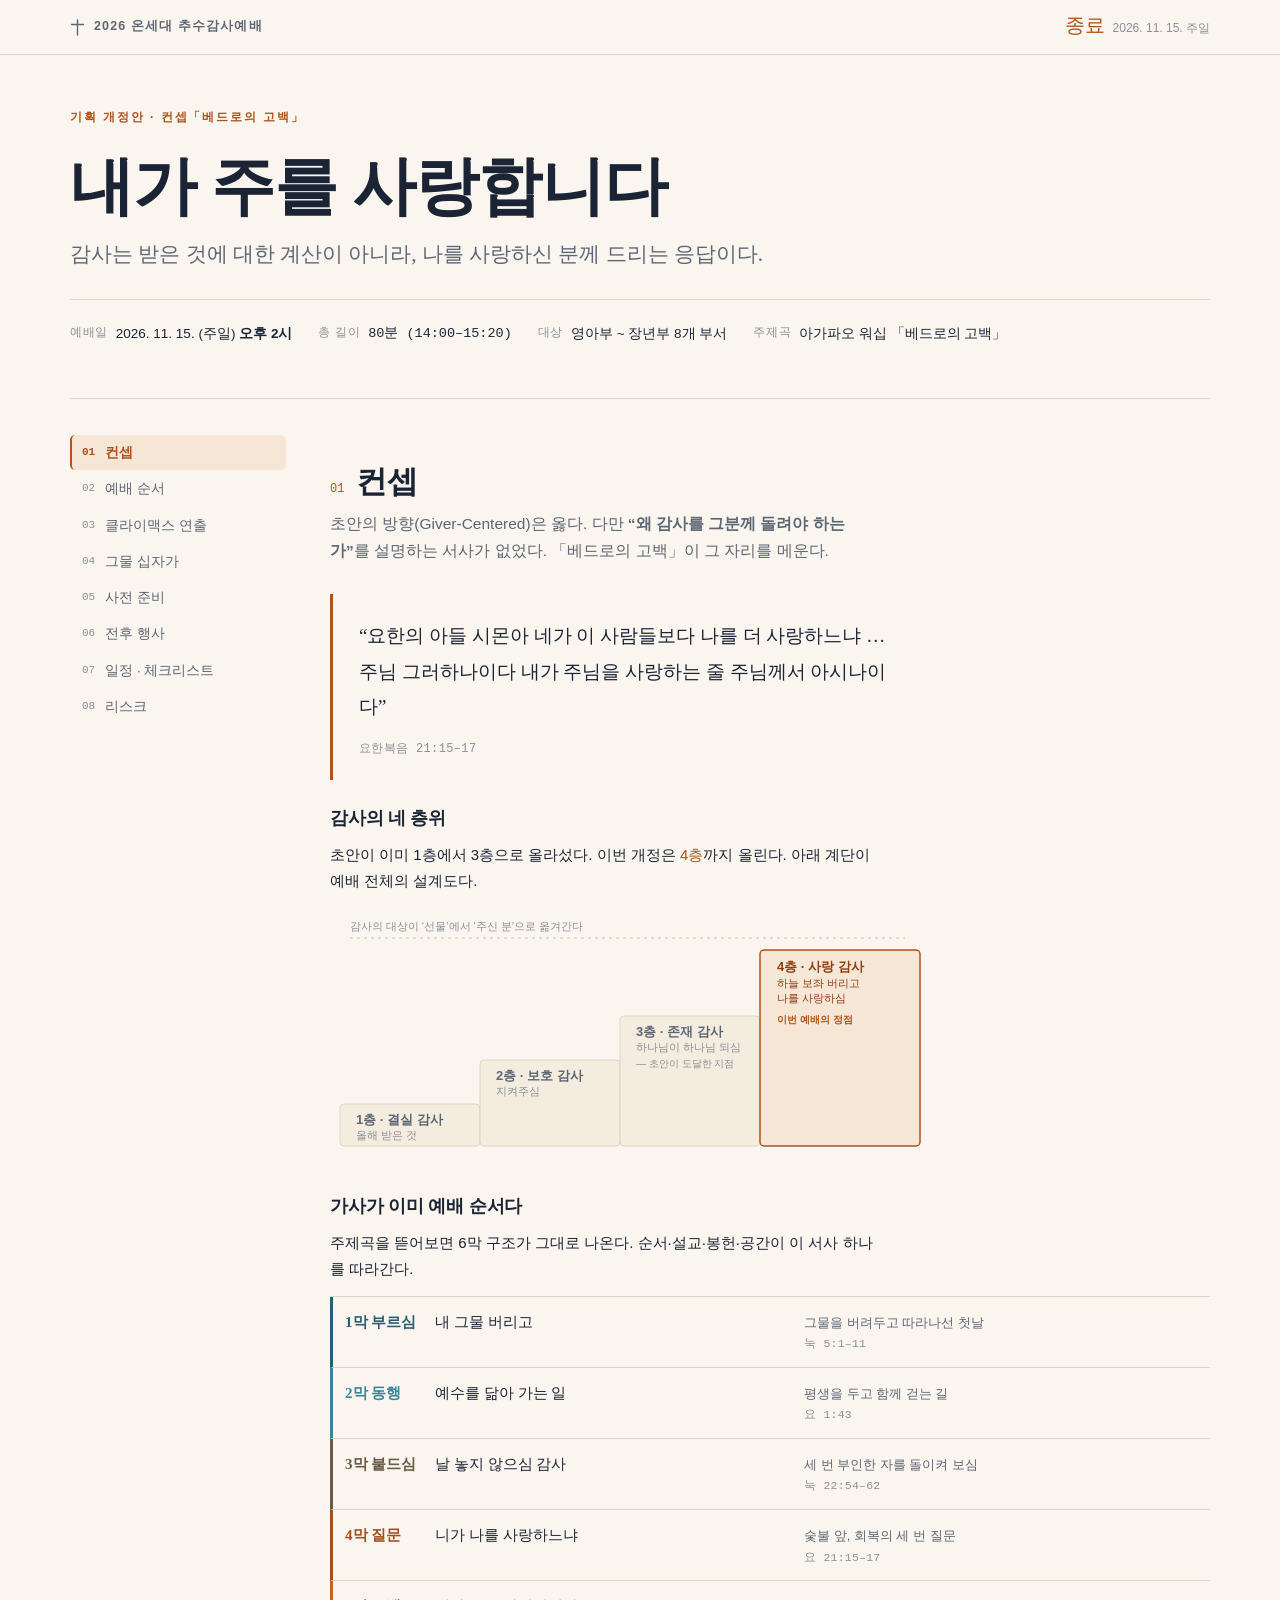
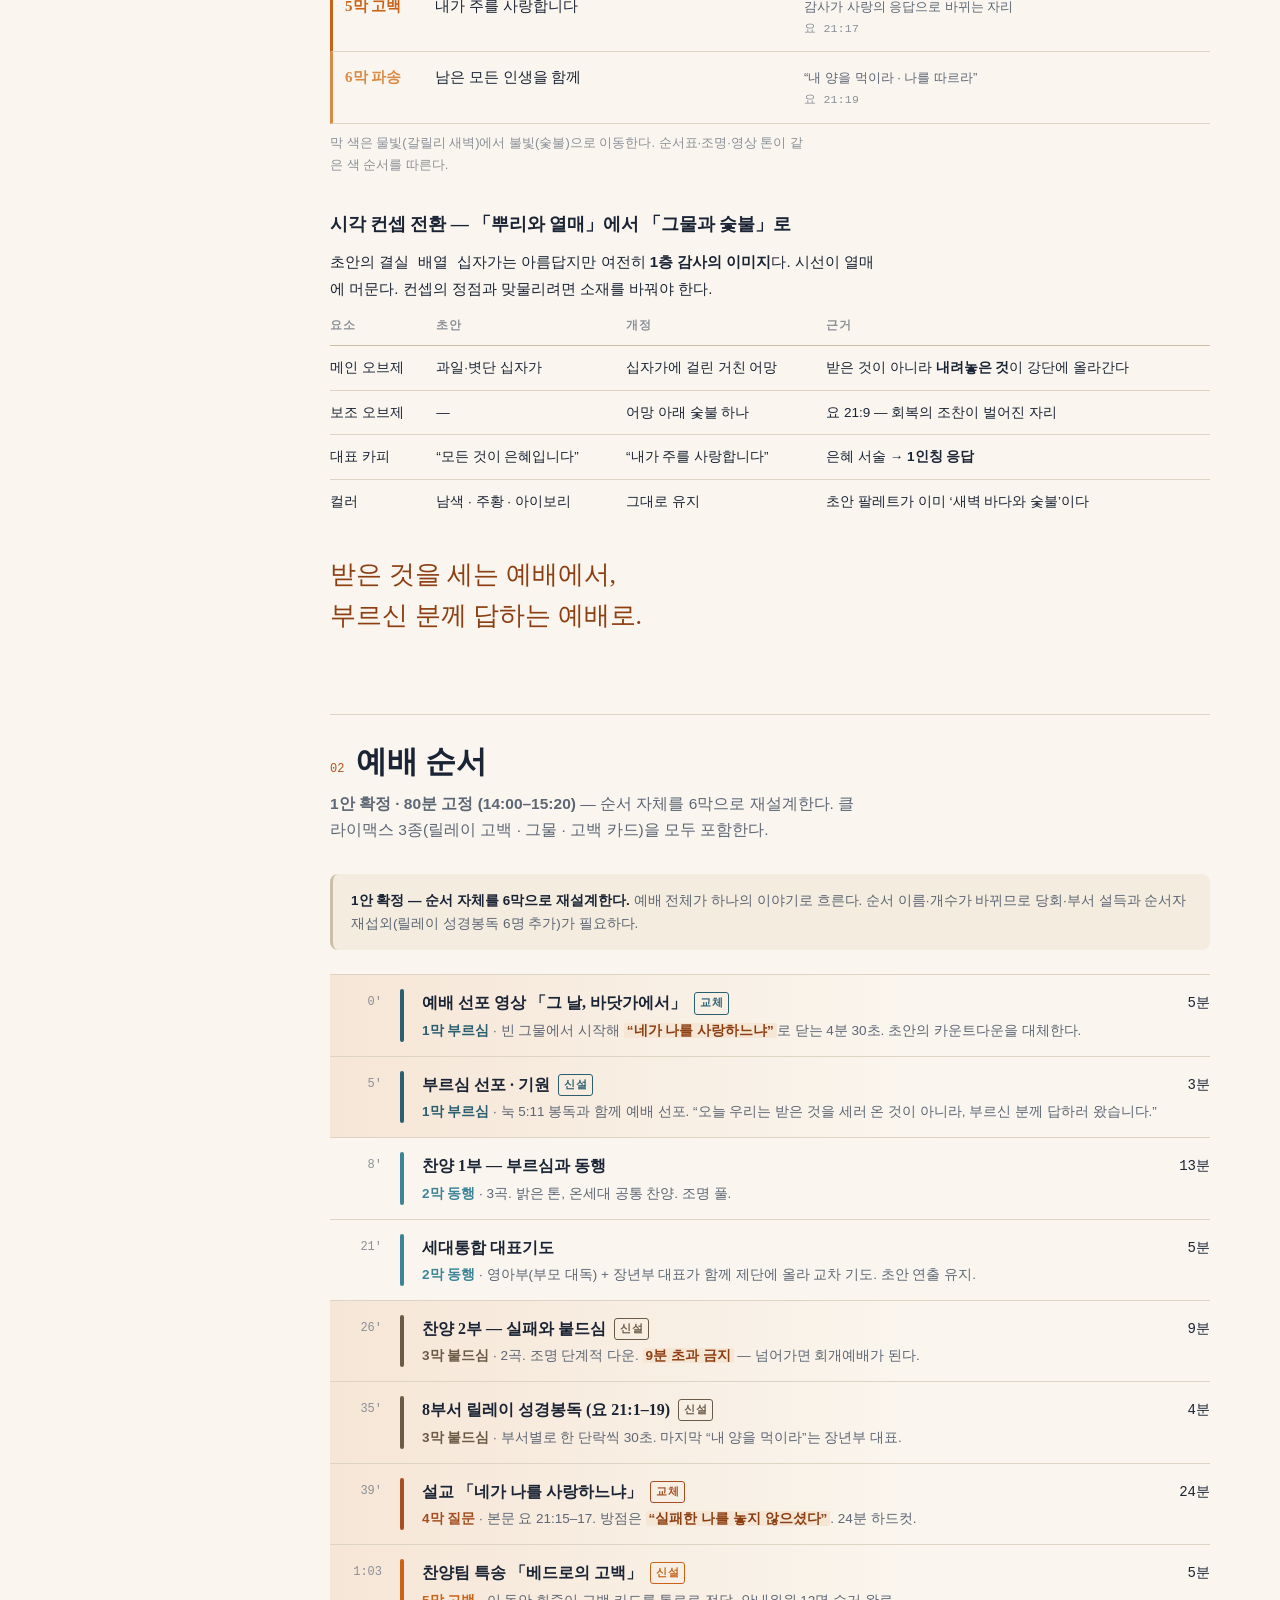
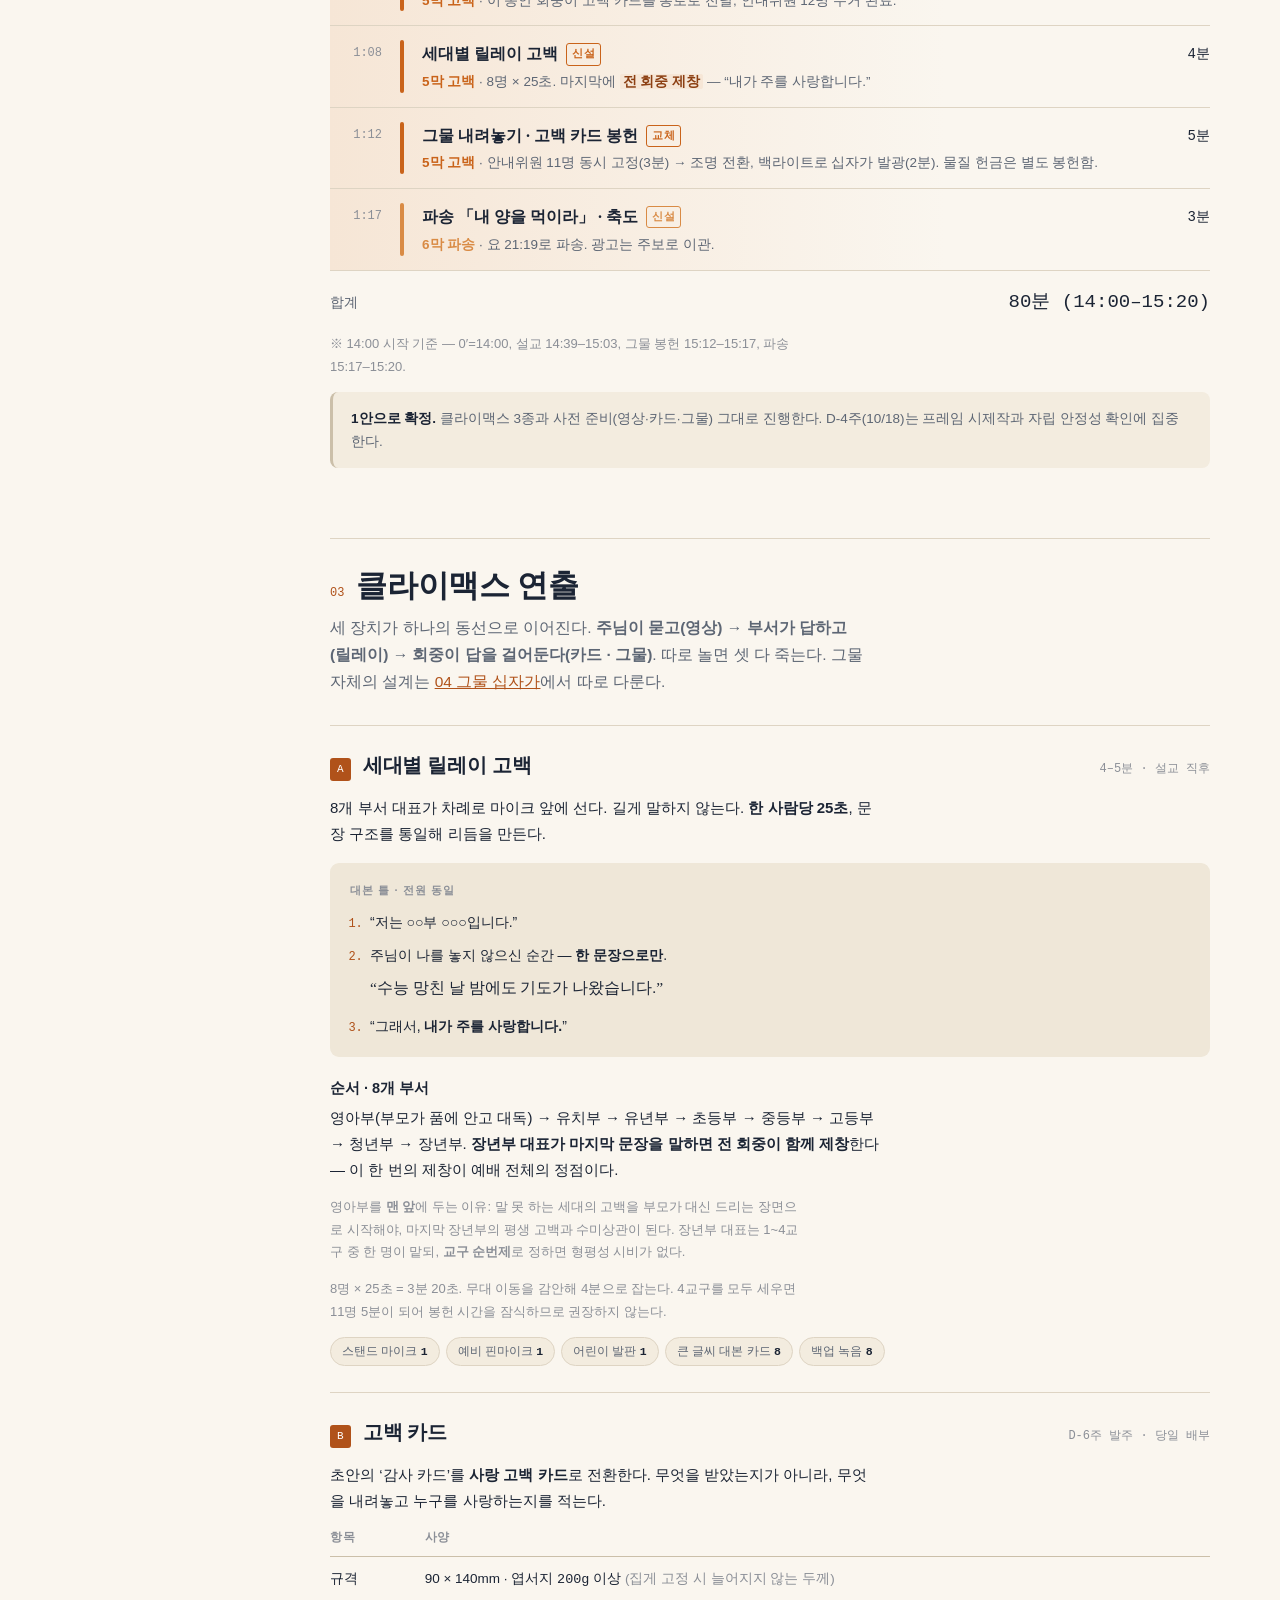
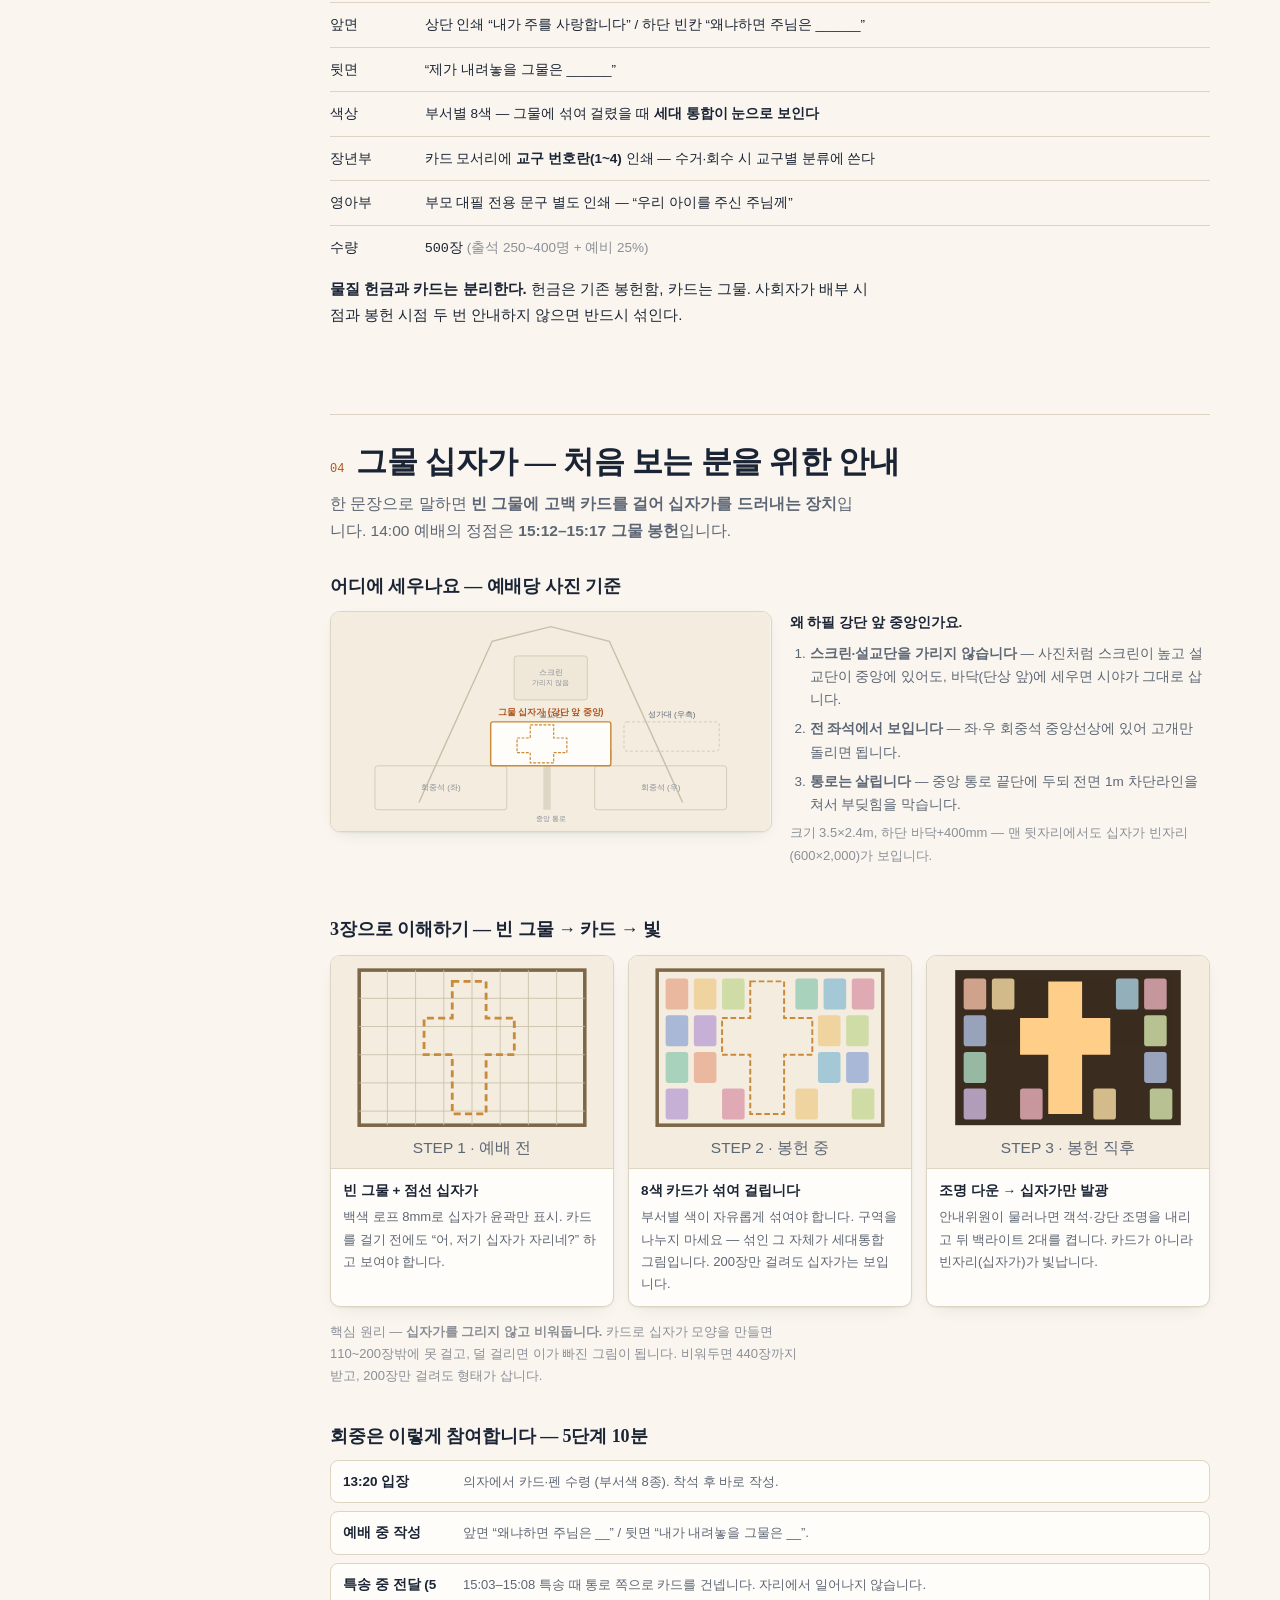
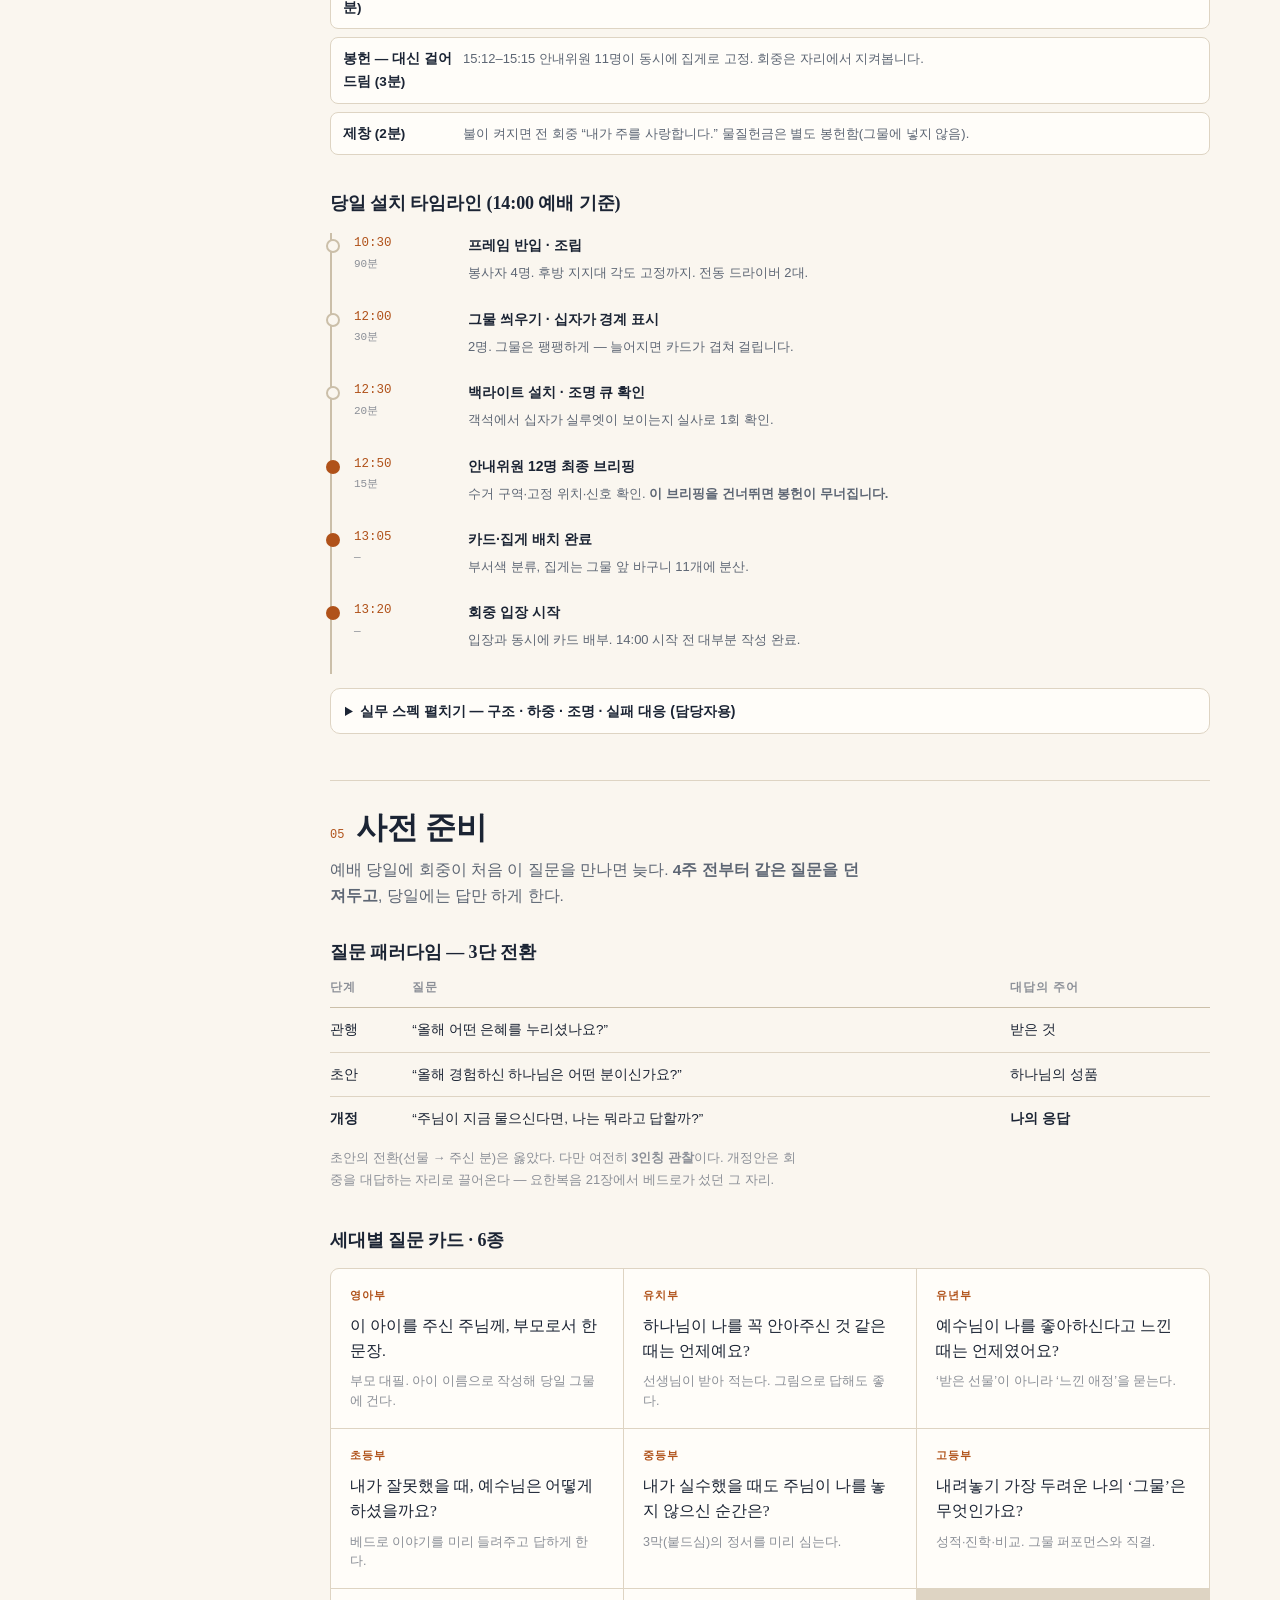
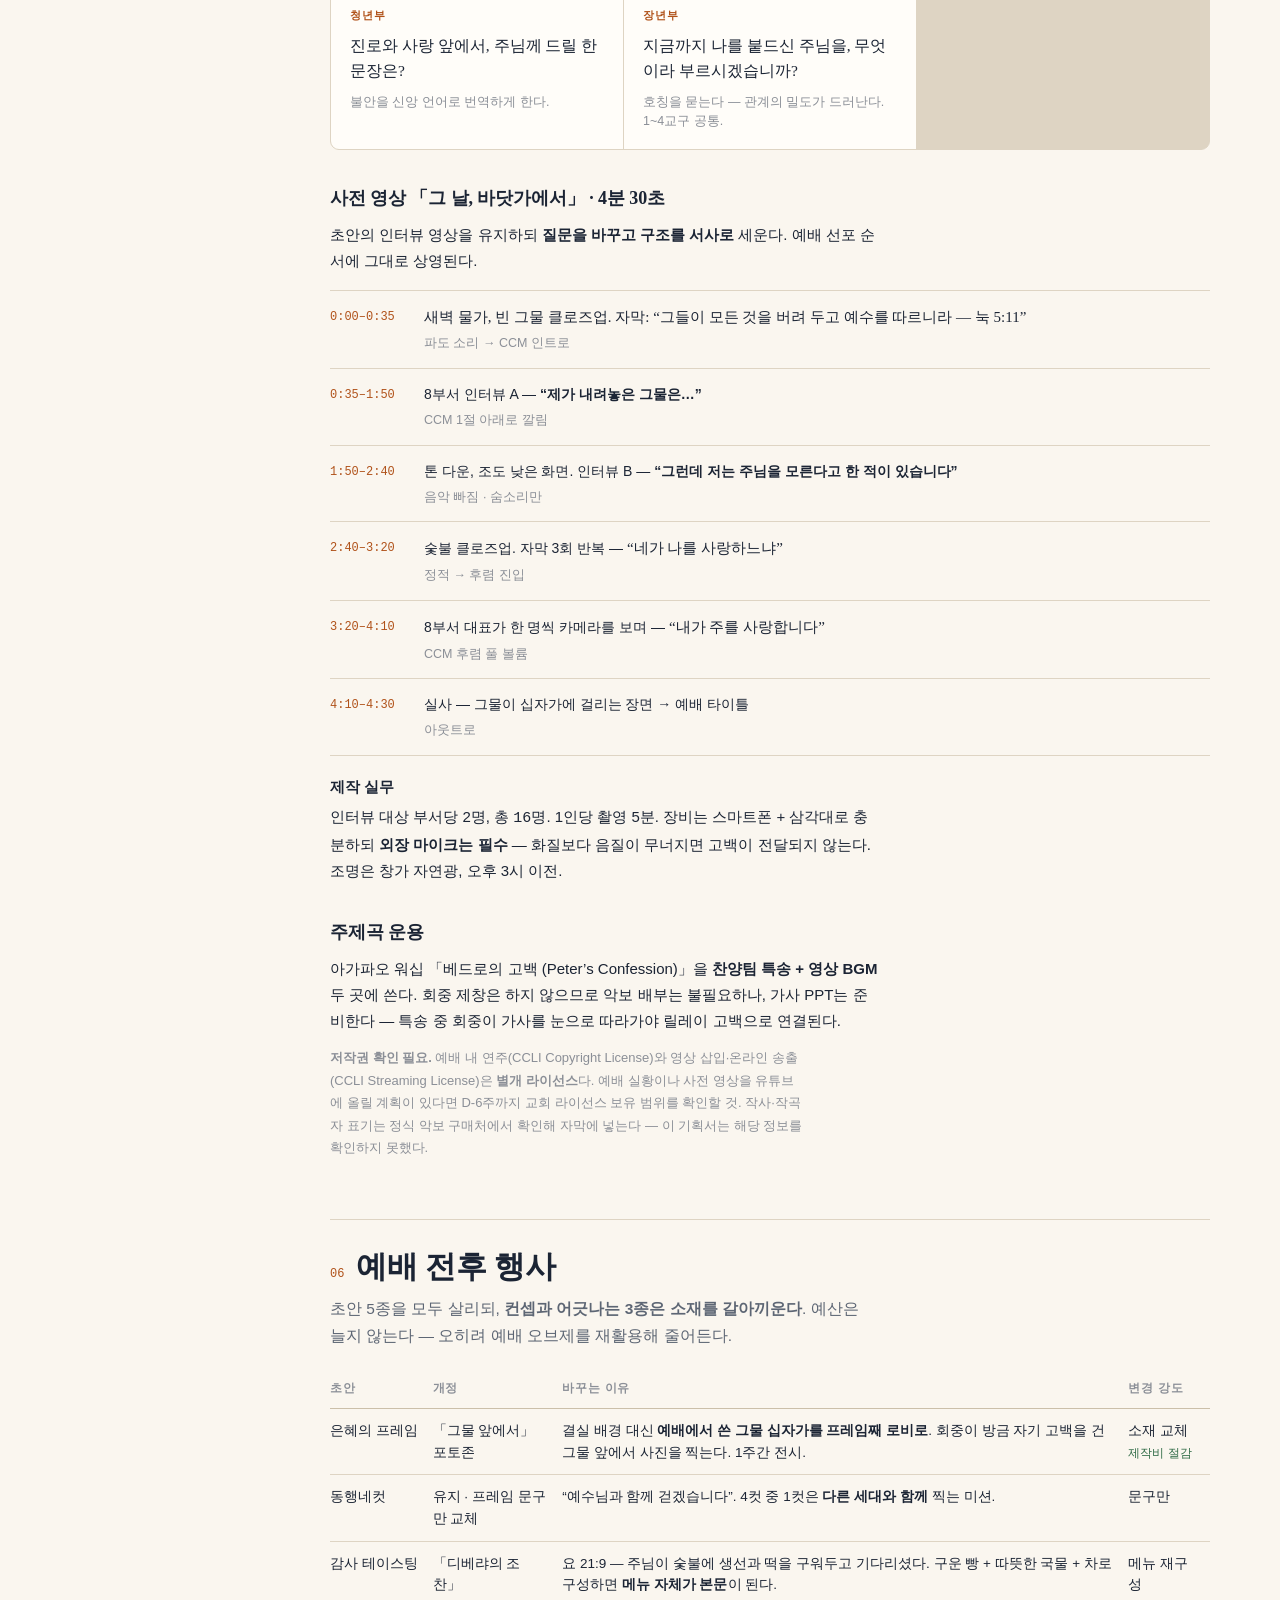
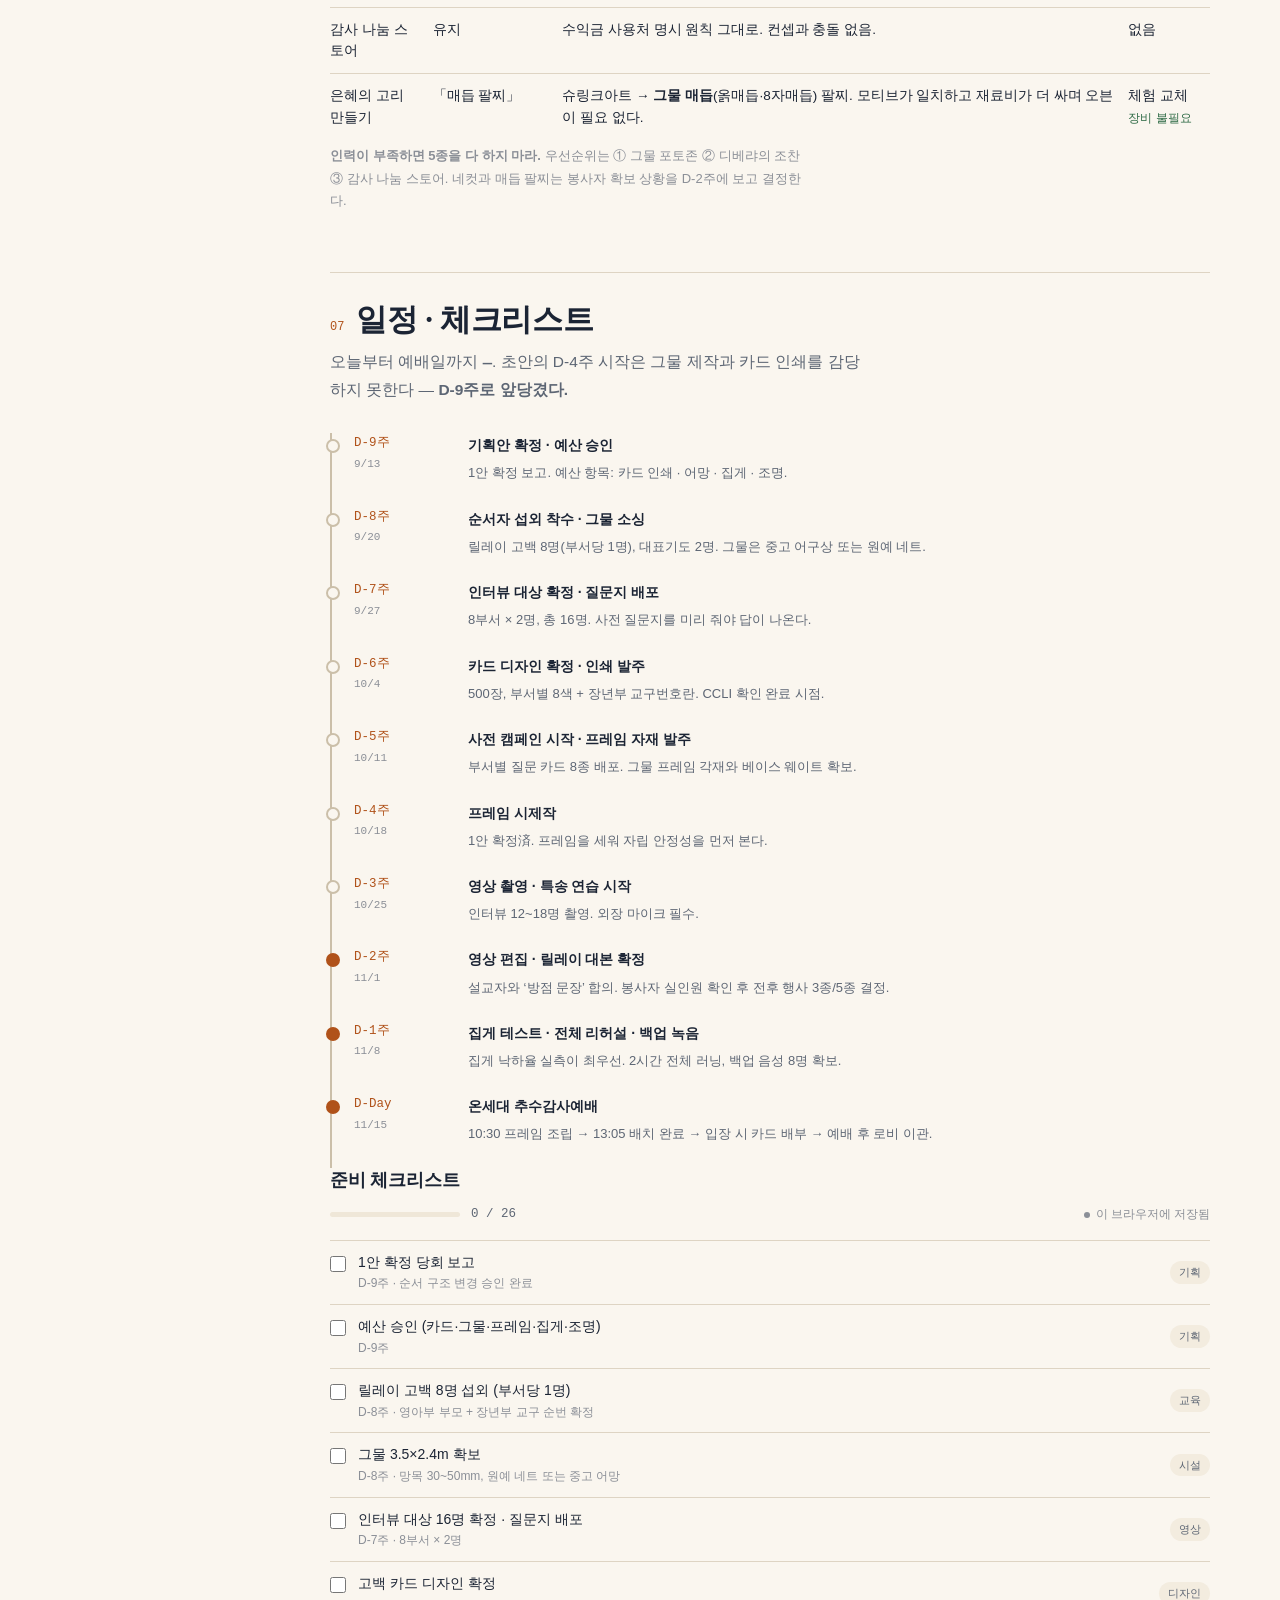
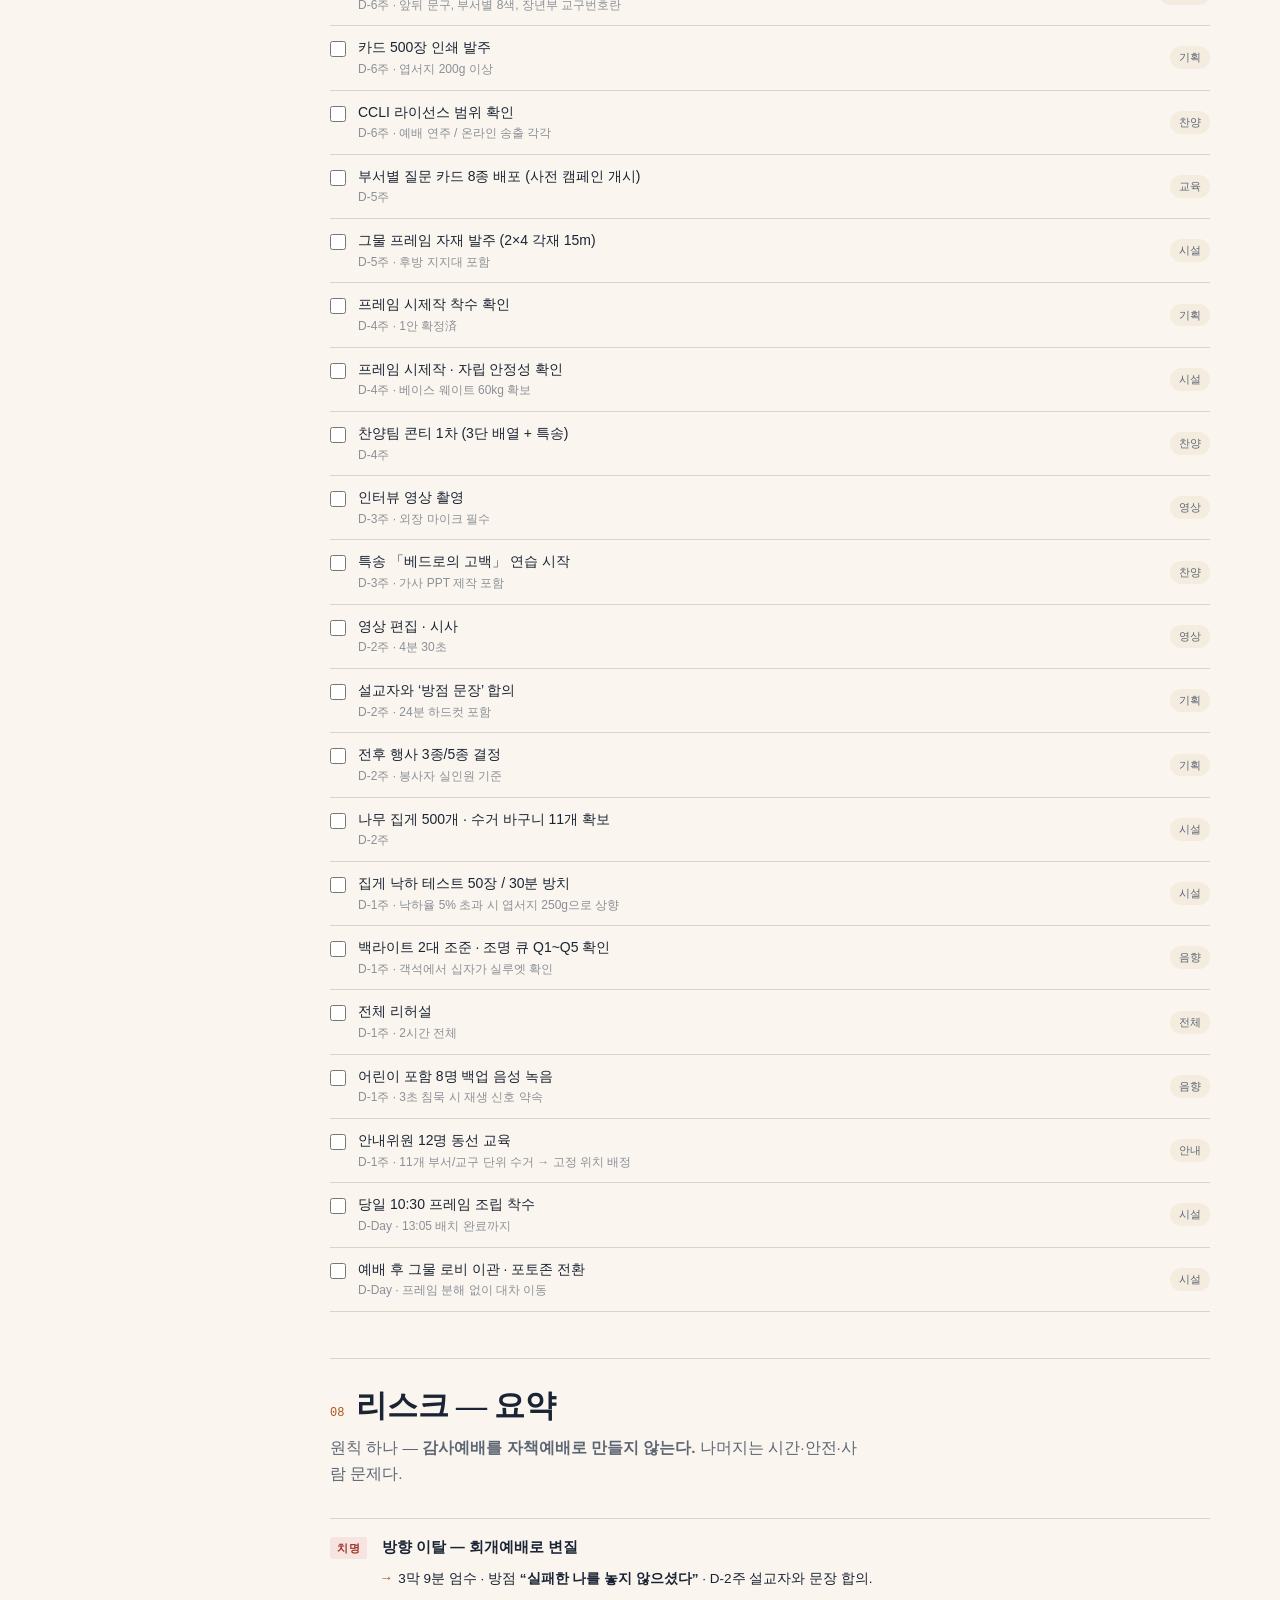
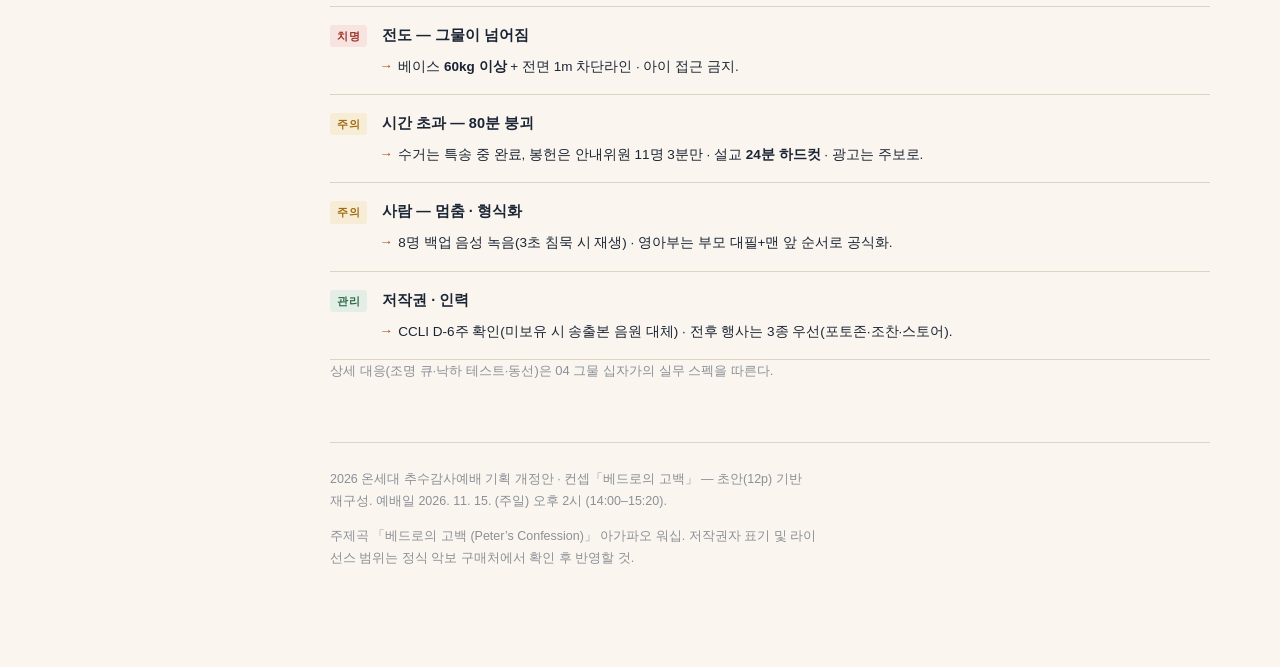
<file: 원본아티팩트/내가 주를 사랑합니다_files/_t.html>
<!DOCTYPE html>
<!-- saved from url=(0092)https://4fa6f202-34e6-4d54-b461-849a6d41dc86.frame.claudeusercontent.com/_f/1789132344-258d/ -->
<html><head><meta http-equiv="Content-Type" content="text/html; charset=UTF-8"><!-- frame-runtime --><script>window.__FRAME_PREAMBLE={"v":1,"capabilities":{"artifact":"artifact.Z2x4WzWL.js","assets":"assets.B-TeBG35.js","comments":"comments.bcDtmHz-.js","db":"db.CZqN5n8-.js","downloads":"downloads.By20cRKz.js","embed":"embed.swQslL0W.js","endpoints":"endpoints.LitwTvTv.js","mcp":"mcp.DNIsJHuR.js","network":"network.B5UA9Su4.js","permissions":"permissions.BQy3BjmI.js","room":"room.DZE7zT7V.js","sample":"sample.BEk0MOOy.js","self":"artifact.Z2x4WzWL.js","user":"user.DLeycE5q.js"},"transforms":"_transforms.CNapGGha.js","comments":"_comments.CoT-GWno.js","translate":"_translate.DqxC5ek1.js","ldx":"_ldx.CMCg6PeI.js"}                                                                                                                                                                                                                                                                                             </script><script>(function(){"use strict";var dn=3e5;function Ut(t,e){try{const n=t("navigation")[0],o=[n.responseStart,n.redirectEnd-n.redirectStart,n.domContentLoadedEventStart,e()];for(let a=0;a<o.length;a++){if(!(o[a]>=0&&o[a]<=3e5))return;o[a]=o[a]|0}return o}catch{return}}var zt=["light","dark","system"],Kt=/^[A-Za-z0-9_-]{1,64}$/,ut=/^[a-zA-Z_:][a-zA-Z0-9_:.-]{0,127}$/,$t=new Set(["class","hidden","value","checked","style","title","alt","placeholder","lang","dir","role","tabindex","disabled","readonly","contenteditable","open","colspan","rowspan"]);function Wt(t){const e=t.toLowerCase();return e.startsWith("data-")||e.startsWith("aria-")||$t.has(e)}var ft="data-ldx-props";function Vt(t,e){if(e.toLowerCase()===ft)return!0;const n=t.getAttribute(ft);if(n===null)return!1;try{const o=JSON.parse(n);if(o===null||typeof o!="object"||Array.isArray(o))return!0;const a=e.toLowerCase();return Object.keys(o).some(l=>l.toLowerCase()===a)}catch{return!0}}var hn="http://www.w3.org/1999/xhtml",Xt="http://www.w3.org/2000/svg",Gt=new Set(["script","style","iframe","noscript","noframes","noembed","xmp","plaintext","template","title","textarea","object","embed"]),Yt=new Set(["script","style"]);function Jt(t){const e=t.localName.toLowerCase();return t.namespaceURI==="http://www.w3.org/1999/xhtml"?!Gt.has(e):t.namespaceURI===Xt?!Yt.has(e):!1}function qe(t,e){return t===e||(t===160||t===32)&&(e===160||e===32)}function Zt(t,e){const n=t.length,o=e.length;let a=0;for(;a<n&&a<o&&qe(t.charCodeAt(a),e.charCodeAt(a));)a++;let l=0;for(;l<n-a&&l<o-a&&qe(t.charCodeAt(n-1-l),e.charCodeAt(o-1-l));)l++;return{p:a,s:l}}function Qt(t,e){const n=t.firstChild;if(t.childNodes.length!==1||n===null||n.nodeType!==Node.TEXT_NODE){t.textContent=e;return}const o=n.data,a=o.length,l=e.length,{p:i,s:f}=Zt(o,e);i===a&&f===0&&a===l||n.replaceData(i,a-i-f,e.slice(i,l-f));const T=n.data,w=t.ownerDocument.getSelection?.()??null,O=w!==null&&w.rangeCount>0&&(w.anchorNode===n||w.focusNode===n)?{anchor:w.anchorNode,anchorOffset:w.anchorOffset,focus:w.focusNode,focusOffset:w.focusOffset}:null;let _=-1,R=-1;for(let h=0;h<T.length&&h<e.length;h++){const M=T.charCodeAt(h),K=e.charCodeAt(h);M!==K&&qe(M,K)&&(_<0&&(_=h),R=h)}const m=_>=0;if(m&&n.replaceData(_,R-_+1,e.slice(_,R+1)),m&&O!==null&&O.anchor!==null&&O.focus!==null)try{w.setBaseAndExtent(O.anchor,O.anchorOffset,O.focus,O.focusOffset)}catch{}}var er=new Set(["html","head","body","frameset"]);function tr(t){return t.namespaceURI==="http://www.w3.org/1999/xhtml"&&er.has(t.localName)}function rr(t){if(t===null||typeof t!="object")return!1;const e=t;if(typeof e.target!="string"||!Kt.test(e.target)||e.text!==void 0&&typeof e.text!="string")return!1;if(e.attrsSet!==void 0){if(e.attrsSet===null||typeof e.attrsSet!="object")return!1;for(const[n,o]of Object.entries(e.attrsSet))if(!ut.test(n)||typeof o!="string")return!1}if(e.attrsRemoved!==void 0){if(!Array.isArray(e.attrsRemoved))return!1;for(const n of e.attrsRemoved)if(typeof n!="string"||!ut.test(n))return!1}return!0}function nr(t,e){if(t===null||typeof t!="object")return!1;const{seq:n,elements:o}=t;if(typeof n!="number"||!Number.isSafeInteger(n)||!Array.isArray(o)||o.length===0||o.length>64)return!1;for(let a=0;a<o.length;a++)if(!e(o[a]))return!1;return!0}function or(t){return t===null||typeof t!="object"?!1:nr(t.__frame_patch,rr)}function ar(t){if(t===null||typeof t!="object")return!1;const e=t.__frame_init;return e!==null&&typeof e=="object"}function lr(t){return t!==null&&typeof t=="object"&&t.__frame_size_poke===!0}function sr(t){if(t===null||typeof t!="object")return!1;const e=t.__frame_host_visible;return e!==null&&typeof e=="object"&&typeof e.visible=="boolean"}function ir(t){if(t===null||typeof t!="object")return!1;const e=t.__frame_theme;if(e===null||typeof e!="object")return!1;const n=e.theme;return typeof n=="string"&&zt.includes(n)}var cr=["ok","empty","snapshot_error","snapshot_timeout","unclonable","oversize","unavailable","restore_error","withheld"],ur=["TypeError","RangeError","ReferenceError","SyntaxError","DataCloneError","QuotaExceededError","AbortError","TimeoutError","SecurityError","Error","other"];function fr(t){return typeof t=="string"&&ur.includes(t)?t:"other"}var dr=Object.freeze({until:null,now:!1}),hr="__claude_hot",pr="__claude_hot_in",mr=/^__claude_hot(?:_in)?(?::|$)/,dt=/^[0-9a-z]{1,32}$/,Be=t=>t===void 0?hr:"__claude_hot:"+t,de=t=>t===void 0?pr:"__claude_hot_in:"+t;function _r(t,e){const n=[];for(let o=0;o<t.length;o++){const a=t.key(o);a!==null&&a!==e&&mr.test(a)&&n.push(a)}for(const o of n)t.removeItem(o)}function vr(t){let e=null;try{e=z(JSON.parse(t)?.hot)}catch{return null}return e===null||typeof e.k!="string"||!dt.test(e.k)?null:he(e.g)?{k:e.k,g:e.g}:{k:e.k}}var pn=262144,yr=3e3,ht=/^[a-z0-9._:-]{1,64}$/,gr=["none","hot-restart","hard-reload"],wr=["asset","doc","added","removed"],br=1500,Er=/^[0-9a-f]{64}$/;function z(t){return t!==null&&typeof t=="object"?t:null}function he(t){return typeof t=="number"&&Number.isInteger(t)&&t>=0&&t<2**31}function pt(t){return t===void 0||typeof t=="number"&&Number.isFinite(t)}function Sr(t){return t===void 0||typeof t=="string"&&ht.test(t)}function mt(t){const e=z(t);return e!==null&&(e.until===null||typeof e.until=="number"&&Number.isFinite(e.until))&&typeof e.now=="boolean"}function Ue(t){const e=z(t);return e!==null&&typeof e.ver=="string"&&e.ver.length<=128&&pt(e.seq)&&typeof e.handoff=="string"&&cr.includes(e.handoff)&&Sr(e.note)}function Ar(t){const e=z(t);return e!==null&&he(e.gen)&&(e.phase==="final"||e.phase==="pending")&&(e.from===null||Ue(e.from))}function kr(t){const e=z(t);return e!==null&&e.kv===1&&he(e.gen)&&Ue(e.from)&&Object.hasOwn(e,"data")}function Rr(t){const e=z(t);return e!==null&&e.__frame_hot_snapshot===!0&&he(e.gen)&&typeof e.timeoutMs=="number"&&e.timeoutMs>=0&&e.timeoutMs<=6e4&&(e.handoff===void 0||typeof e.handoff=="boolean")&&(e.deadline===void 0||mt(e.deadline))&&pt(e.seq)&&(e.note===void 0||typeof e.note=="string")&&(e.key===void 0||typeof e.key=="string")}function Tr(t){const e=z(t);return e!==null&&e.__frame_hot_start===!0&&he(e.gen)&&Ue(e.from)}function _t(t){const e=z(t);return e!==null&&typeof e.ver=="string"&&e.ver.length<=128&&Number.isFinite(e.seq)}function vt(t){if(t==null||typeof t=="string")return!0;const e=z(t);return e!==null&&typeof e.doc=="string"&&typeof e.profile=="string"}function Or(t){const e=z(t);return e!==null&&typeof e.path=="string"&&wr.includes(e.kind)&&vt(e.from)&&vt(e.to)}function Lr(t){return t===null?null:Object.freeze(t.filter(Or))}function Pr(t){const e=z(t);return e!==null&&e.__frame_hot_update===!0&&Number.isFinite(e.id)&&_t(e.from)&&_t(e.to)&&(e.changed===null||Array.isArray(e.changed))&&gr.includes(e.required)&&mt(e.deadline)&&typeof e.verdictTimeoutMs=="number"&&e.verdictTimeoutMs>=0&&e.verdictTimeoutMs<=6e4&&(e.preflight===void 0||typeof e.preflight=="string"&&Er.test(e.preflight))}var oe=/^[\w.-]+\.js$/;function Mr(t,e,n){return n?"inert":typeof e=="string"&&oe.test(e)?t?[e]:"inert":t?"inert":"framed"}var yt=Object.freeze({[Symbol("claude.hot.restart")]:!0});function gt(t,e){let n;try{n=t??sessionStorage}catch{return null}const o=Be(e?.k),a=de(e?.k);let l=null;try{l=n.getItem(o)}catch{}try{n.removeItem(o)}catch{}try{_r(n,a)}catch{}let i=null;if(l!==null&&!(e!==null&&e.g===void 0))try{const f=JSON.parse(l);kr(f)&&(e===null||f.gen===e.g)&&(i=f)}catch{}if(i===null)try{n.removeItem(a)}catch{}return i}function Nr(){const t=/^\/_f\/([^/]{1,128})\//.exec(location.pathname);return t?t[1]:""}var Cr=/^[^/\\?#]{1,128}$/,wt=t=>Cr.test(t)&&t!=="."&&t!=="..";function bt(t,e,n){const o=new URL(t),a="/_f/"+e+"/";if(!e||!o.pathname.startsWith(a)||!wt(n))return null;const l=o.search.slice(1).split("&").filter(i=>!/^__frame_t(?:=|$)/.test(i)).join("&");return o.origin+"/_f/"+n+"/"+o.pathname.slice(a.length)+(l?"?"+l:"")+o.hash}var Ae="{}";function pe(t){if(!t)return null;const e={ver:t.ver,handoff:t.handoff};return t.seq!==void 0&&(e.seq=t.seq),t.note!==void 0&&(e.note=t.note),e}function Et(t,e){return t!==null&&t.note===void 0&&e?.note!==void 0?{...t,note:e.note}:t}function St(t){const e=t?.k;return e!==null&&typeof e=="object"?e:void 0}function jr(t,e,n,o=null){const a=setTimeout,l=clearTimeout,i=queueMicrotask,f=performance.now.bind(performance),T=new TextEncoder;let w=null,O=null;try{w=history,O=w.replaceState.bind(w)}catch{}const _=(...r)=>{try{console.warn(...r)}catch{}};let R=Nr(),m=null;try{m=sessionStorage}catch{}const h={storage:m,fetch:typeof fetch=="function"?fetch.bind(globalThis):null,entry:location.origin+location.pathname+location.search,ver:R,key:o?.k};let M=o?.k;const K=typeof requestAnimationFrame=="function"?requestAnimationFrame:r=>a(()=>r(f()),16);let v=e?.data??{},L=pe(e?.from),S=e?.gen??0,N=e!==null,$=!1,J=!1,W=null,_e=!1;const ve=new AbortController;let ye=null,C=null,ge=null,we=!1,s=()=>{};const p=new Promise(r=>{s=r});let b=!1,j=!1,I=!1,B,A=null,U=!1,le=!1;const se=r=>{for(const c of[Be(r),de(r)])try{m?.removeItem(c)}catch{}},D=(r,c)=>{try{c!==null&&n.post(r,c)}catch{}},Z=()=>{const r={__frame_hot:!0,ready:C!==null,accept:ge!==null};b&&(r.readData=!0),I&&(r.threw=!0),A?.assess&&(r.preflight=!0),D(r,W)};let be=!1,d=!1,H=!1,X=!1;const G=()=>{be||!_e||H||(be=!0,D({__frame_reveal_hold:!0},"*"))},re=()=>new Promise(r=>{let c,u=0;const y=P=>{if(c===void 0)c=P;else if(P!==c||++u>=8){r();return}try{K(y)}catch{r()}};try{K(y)}catch{r()}}),te=()=>{H=!0,D({__frame_reveal_ready:!0},"*")},Ee=r=>{d||(d=!0,r.then(c=>{if(c===!1)return;let u=null;try{u=A?.settle?.()??null}catch{}return(u===null?re():new Promise(y=>{a(y,50),Promise.resolve(u).then(y,y)}).then(re)).then(te)}))},rn=()=>{if(X||!H)return;X=!0;const r=()=>{try{A?.afterReveal?.()}catch{}};r(),re().then(()=>{r(),te()})},Ne=(r=!1)=>{if(we||C===null||!N||!J)return;we=!0;const c=C,u=v;i(()=>{let y;try{y=c(u)}catch(x){throw s(!1),x}let P=!1;try{P=typeof y?.then=="function"}catch{}if(!P){s(!0);return}Promise.resolve(y).then(()=>s(!0),x=>{s(!1),i(()=>{throw x})})}),Ee(r?p:n.dcl.then(()=>p))},Ce=r=>typeof r=="string"&&ht.test(r)?r:void 0,Qe=r=>{const c={__frame_hot_restart:!0},u=Ce(r?.note);u!==void 0&&(c.note=u),r?.required==="hard-reload"&&(c.required="hard-reload"),D(c,W)},It=Object.freeze({get data(){return J||(j=!0),!N&&!b&&(b=!0,J&&Z()),v},get from(){return L},get gen(){return S},signal:ve.signal,snapshot(r){typeof r=="function"&&(ye=r)},ready(r){typeof r!="function"||C!==null||(C=r,G(),Z(),$&&D({__frame_hot_ready:!0,gen:S},W),Ne())},accept(r){typeof r=="function"&&(ge=r,Z())},restart(r){const c={note:r?.note,required:r?.required};if(J){Qe(c);return}const u=B;B={note:Ce(u?.note)??c.note,required:u?.required==="hard-reload"||c.required==="hard-reload"?"hard-reload":void 0}}});let je=null,xt=()=>{};const nn=new Promise(r=>{xt=r});let on=null;const Ft=()=>on??=n.dcl.then(()=>{let r=!1;try{r=je!==null&&je.expect()}catch{}if(!r)return;const c=je.maxMs;return new Promise(u=>{nn.then(u),a(u,c)})}),Dt=()=>{if(!U||le||A===null)return;le=!0;const r=A;Ft().then(()=>{try{H||r.afterStart(St(e),!1)}catch{}})},Ht=r=>{e!==null&&j&&(b=!0),v={},L=null,S=0;try{m?.removeItem(de(o?.k))}catch{}e!==null&&!r&&Ee(n.dcl.then(()=>C!==null?p:void 0))},an=()=>{U=!0,Ee(Ft().then(()=>C!==null?p:void 0)),Dt()};try{addEventListener("error",()=>{I||C!==null||(I=!0,Z())})}catch{}let ne=-1,et,tt,Se=!0,rt=!1,nt,Ie=null;const ot=r=>{const c=Ie===null;Ie=Se&&r[0]!=="withheld"?r:["withheld",r[1],Ae];let u=r[0];if(Se&&u!=="withheld"){const P={ver:R,handoff:u};et!==void 0&&(P.seq=et),tt!==void 0&&(P.note=tt);try{if(m===null)throw new Error("no storage");m.setItem(Be(M),'{"kv":1,"gen":'+ne+',"from":'+JSON.stringify(P)+(nt!==void 0?',"k":'+JSON.stringify(nt):"")+',"data":'+(u==="ok"?r[2]:Ae)+"}")}catch{u="unavailable"}}else{u="withheld",se(M);try{A?.release?.()}catch{}}const y={__frame_hot_snapshotted:!0,gen:ne,handoff:u,bytes:r[1]};r[3]!==void 0&&(y.errName=r[3]),D(y,W),c&&(u==="snapshot_error"||u==="unclonable"||u==="oversize")&&_("claude.hot: snapshot",u,r[3])},ie=r=>{try{return fr(r?.name)}catch{return"other"}},ce=(r,c,u=0)=>ot(c===void 0?[r,u,Ae]:[r,u,Ae,ie(c)]),ln=r=>{if(r.gen<=ne)return;const c=ne>=0;if(ne=r.gen,et=r.seq,tt=Ce(r.note),typeof r.key=="string"&&dt.test(r.key)&&r.key!==M&&(se(M),M=r.key),Se&&=r.handoff!==!1,c){Ie!==null?ot(Ie):rt&&D({__frame_hot_held:!0,gen:ne},W);return}ve.abort();const u=Object.freeze({handoff:Se,timeoutMs:r.timeoutMs,deadline:r.deadline??dr}),y=ye,P=()=>{if(Se)try{nt=A?.capture()}catch{}if(y===null){ce("empty");return}let E=!1;const q=a(()=>{E||(E=!0,ce("snapshot_timeout"))},Math.max(0,u.timeoutMs));Promise.resolve().then(()=>y(u)).then(ue=>{if(E)return;E=!0,l(q);let Q;try{Q=JSON.stringify(ue)}catch(at){ce("unclonable",at);return}if(typeof Q!="string"){ce("unclonable");return}let ee=Q.length;try{ee=T.encode(Q).length}catch{}if(ee>262144){ce("oversize",void 0,ee);return}ot(["ok",ee,Q])},ue=>{E||(E=!0,l(q),ce("snapshot_error",ue))})};let x=null;try{x=A?.holdForIme()??null}catch{}if(x===null)P();else{rt=!0,D({__frame_hot_held:!0,gen:ne},W);const E=()=>{rt=!1,P()};x.then(E,E)}},sn=r=>{if(!$||N||C===null||r.gen!==S)return;let c=null;try{c=gt(m,o&&{k:o.k,g:r.gen})}catch{}if(c!==null&&c.gen!==r.gen){c=null;try{m?.removeItem(de(o?.k))}catch{}}v=c?.data??{},L=Et(pe(c?.from??r.from),pe(r.from)),c!==null&&(S=c.gen),N=!0,$=!1;const u=St(c);p.then(y=>{try{y&&A?.afterStart(u,!0)}catch{}}),Ne(!0)};let xe=0;const cn=r=>{const c=ge;if(c===null||r.id<=xe)return;xe=r.id;const u=A?.assess;if(r.preflight===void 0||u===void 0){qt(r,c);return}let y=!1;const P=q=>{y||(y=!0,l(E),r.id===xe&&qt(r,c,q))},x=()=>P(u.timeout(r)),E=a(x,br+100);u.run(r,window).then(P,x)},qt=(r,c,u)=>{let y,P=!1,x=!1,E,q,ue=null;const Q=g=>{if(x)return!1;if(E!==void 0&&E!==g)return _(`claude.hot: u.${g}() ignored - u.${E}() was called first`),!1;const Y=E===void 0;return E=g,Y},ee=g=>{E="restart",_(`claude.hot: ${g} - restarting`)},at=()=>{if(!Q("adopt")||r.id!==xe)return;const g=r.to.ver;if(Fe.required!=="none"){ee(`u.adopt() needs required 'none', it is '${Fe.required}'`);return}if(!wt(g)){ee("u.adopt() cannot address this version");return}if(!R||g===R)return;const Y=R,V=h.entry;let De="",st,fe=null,He;try{De=location.href,st=w.state,fe=bt(De,Y,g),fe!==null&&(O(st,"",fe),location.pathname.startsWith("/_f/"+g+"/")?fe=location.href:He="navigate event canceled")}catch(ct){He=ie(ct)}if(He!==void 0){q="adopt_failed",ee(`adopt_failed ${He}; URL not changed`);return}fe===null?(q="adopt_skipped",_(`claude.hot: adopt_skipped - page already left /_f/${Y}/; URL not changed, update still applied`)):q="adopted",R=h.ver=g;try{h.entry=bt(V,Y,g)??V}catch{}const it=fe;ue=()=>{if(R===g){if(it!==null)try{if(location.href!==it)_("claude.hot: adopt_revert_skipped - update not applied; URL left where the page navigated");else{if(O(st,"",De),location.href!==De){_("claude.hot: adopt_revert_failed navigate event canceled - URL still at the new version");return}q="adopt_reverted",_("claude.hot: adopt_reverted - adopt() was called but the handler threw; URL restored")}}catch(ct){_(`claude.hot: adopt_revert_failed ${ie(ct)} - URL still at the new version`);return}R=h.ver=Y,h.entry=V,it===null&&(q=void 0)}}},Fe=Object.freeze({from:{ver:r.from.ver,seq:r.from.seq},to:{ver:r.to.ver,seq:r.to.seq},changed:Lr(r.changed),required:r.required,deadline:r.deadline,adopt:at,defer(){return Q("defer")&&Fe.deadline.now&&ee("u.defer() past the deadline"),yt},restart(g){return Q("restart"),E==="restart"&&!x&&(y??=Ce(g?.note),P||=g?.required==="hard-reload"),yt},...u?.update}),un=(g,Y)=>{x=!0,g==="threw"?(ue?.(),y??=ie(Y).toLowerCase()):E===void 0&&_(g==="timeout"?"claude.hot: accept handler did not answer in time - restarting":"claude.hot: accept handler settled without defer/restart/adopt - restarting");const V={__frame_hot_verdict:!0,id:r.id};V.verdict=g==="threw"||E===void 0||E==="restart"?"restart":E==="adopt"?"applied":"deferred",V.verdict==="restart"&&(P&&(V.required="hard-reload"),y!==void 0&&(V.note=y)),q!==void 0&&(V.verdict==="applied"||q!=="adopted")&&(V.adopt=q),D(Object.assign(V,u?.verdict),W)};let Bt=!1;const lt=(g,Y)=>Bt?!1:(Bt=!0,l(fn),un(g,Y),!0),fn=a(()=>lt("timeout"),r.verdictTimeoutMs);Promise.resolve().then(()=>c(Fe)).then(()=>lt("settled"),g=>{!lt("threw",g)&&E==="adopt"&&Qe({note:ie(g).toLowerCase()}),_("claude.hot: accept",ie(g))})};try{t.hot===void 0&&Object.defineProperty(t,"hot",{value:It,writable:!1,configurable:!1,enumerable:!1})}catch{}return{hot:It,boot:h,afterConnect(){_e=!0,(e!==null||C!==null)&&G()},onInit(r,c){W=c,J=!0;const u=Ar(r)?r:null;u?.phase==="final"&&e!==null&&e.gen===u.gen?(N=!0,L=Et(L,pe(u.from)),an()):($=u?.phase==="pending",Ht($),N=!$,S=u?.gen??0,L=pe(u?.from)),Z(),$&&C!==null&&D({__frame_hot_ready:!0,gen:S},c),B!==void 0&&(Qe(B),B=void 0),Ne()},onNoInit(){J=!0,Ht(!1),N=!0,Ne()},onShell(r){return r?.__frame_revealed===!0?(rn(),!1):Rr(r)?(ln(r),!0):Tr(r)?(sn(r),!0):Pr(r)?(cn(r),!0):!1},attachExtras(r){A=r,Dt(),r.assess&&Z()},inSlot:()=>de(M),hydration(r,c){je??={expect:r,maxMs:c}},hydrated(){xt()},carried(){return N?v:{}},presented:()=>H}}var mn="frame_ldx_runtime",Ir="frame_ldx_build",_n="script#an-form",xr=256;function At(t,e,n){for(const o of t)n(o)&&t.delete(o);t.size>=xr&&!t.has(e)&&t.delete(t.values().next().value),t.add(e)}function ze(t,e,n){try{const o=t[e];if(typeof o!="function")return;t[e]=function(...a){const l=o.apply(this,a);try{n(this)}catch{}return l}}catch{}}var Ke;function Fr(){if(Ke)return Ke;const t={media:new Set,contexts:new Set,onStart:null,onPause:null};Ke=t;const e=window.HTMLMediaElement?.prototype;e&&(ze(e,"play",a=>{At(t.media,a,l=>l.paused),t.onStart?.(a)}),ze(e,"pause",a=>t.onPause?.(a)));const n=window.AudioContext,o=window.AudioNode?.prototype;return n&&o&&ze(o,"connect",a=>{const l=a.context;l instanceof n&&(At(t.contexts,l,i=>i.state==="closed"),t.onStart?.(l))}),t}function Dr(t){let e=window;for(let n=0;e.parent&&e.parent!==e&&n<8;n++)if(e=e.parent,t(e))return!0;return!1}function Hr(){let t=null;const e=()=>t??parent,n=o=>t?o===t:Dr(a=>a===o);return{post(o,a){if(t){e().postMessage(o,a);return}let l=parent;for(let i=0;i<8&&(l.postMessage(o,a),!(!l.parent||l.parent===l));i++)l=l.parent},on(o){const a=l=>{const i=l.source;n(i)&&o(l.data,l.origin,l.isTrusted,()=>{t??=i})};return addEventListener("message",a),()=>removeEventListener("message",a)},port:o=>({post(a,l){if(l?.activation){e().postMessage(a,{targetOrigin:o,includeUserActivation:!0});return}if(l?.transfer){e().postMessage(a,o,l.transfer);return}e().postMessage(a,o)},on(a,l){const i=f=>{n(f.source)&&f.origin===o&&a(f.data,f)};return addEventListener("message",i,l),()=>removeEventListener("message",i,l)}})}}function qr(){const t={post:()=>{},on:()=>()=>{}};return{...t,port:()=>t}}var $e="__frame_scroll",Br=150,Ur=310,zr=160,Kr=3e4;function $r(){let t=0,e=!1,n=!1,o=!1,a=0,l=null;const i=v=>{try{sessionStorage.setItem($e,JSON.stringify({y:v}))}catch{}},f=()=>{if(clearTimeout(t),l===null)return;const v=l;l=null,i(v)},T=()=>{if(e){e=!1;return}n=!0,l=scrollY,clearTimeout(t),t=setTimeout(f,Br)};try{addEventListener("scroll",T,{passive:!0}),addEventListener("pagehide",f)}catch{}const w=()=>{let v;try{v=sessionStorage.getItem($e)}catch{return null}if(v===null)return null;let L;try{L=JSON.parse(v)}catch{L=null}const S=L?.y;if(!(typeof S=="number"&&Number.isFinite(S)&&S>=0)){try{sessionStorage.removeItem($e)}catch{}return null}return S};let O=!1;const _=v=>{try{const L=scrollY;scrollTo({top:v,left:0,behavior:"instant"}),a=v,o=!0,clearTimeout(t),l=null,i(v);const S=scrollY;S!==L&&(e=!0),S!==v&&!O&&(O=!0,addEventListener("load",()=>{try{if(scrollY===S){const N=w();_(N!==null?N:a)}}catch{}},{once:!0}))}catch{}},R=()=>{try{return!!location.hash}catch{return!0}};let m=!1;const h=()=>{try{if(m||innerWidth>Ur||innerHeight>zr)return;m=!0;const v=Date.now(),L=()=>{try{removeEventListener("resize",L)}catch{}if(Date.now()-v>Kr||n||R())return;const S=w();_(S!==null?S:a)};addEventListener("resize",L)}catch{}};let M=!1,K=!1;return{restore(){if(M||(M=!0,R()))return;const v=w();v!==null&&(_(v),h())},promoted(){if(K||(K=!0,R()))return;const v=w();v!==null?(_(v),h()):o&&_(a)}}}function Wr(t,e,n,o){let a=null;try{a=window.trustedTypes?.createPolicy("frame-runtime",{createScriptURL:T=>T})??null}catch{}const l=window.Worker,i=l?.prototype,f=Object.freeze({Worker:l,workerOn:i?.addEventListener,workerPost:i?.postMessage,workerTerminate:i?.terminate,fetch:window.fetch.bind(window),preventDefault:Event.prototype.preventDefault,now:Date.now,policy:a,origins:e});n(t).then(T=>T?.bootTopLevel?T.bootTopLevel(f,o):o.settle()).catch(()=>o.settle())}var vn="modulepreload",yn=function(t){return"/"+t},gn={},Vr=function(e,n,o){let a=Promise.resolve();function l(i){const f=new Event("vite:preloadError",{cancelable:!0});if(f.payload=i,window.dispatchEvent(f),!f.defaultPrevented)throw i}return a.then(i=>{for(const f of i||[])f.status==="rejected"&&l(f.reason);return e().catch(l)})},Xr=window===top,kt=Object.getOwnPropertyDescriptor(window,"claude"),ke=Mr(Xr,window.__FRAME_PREAMBLE?.topLevel,kt?.writable===!1),We=typeof ke=="object"&&ke[0],k=We?qr():Hr();(function(){const t=Object.defineProperty,e=globalThis,n=["RTCPeerConnection","webkitRTCPeerConnection","RTCDataChannel","RTCIceCandidate","RTCSessionDescription","RTCRtpSender","RTCRtpReceiver"];let o=0;for(let a=0;a<n.length;a++){const l=n[a];try{t(e,l,{value:void 0,writable:!1,configurable:!1})}catch{try{delete e[l]}catch{}try{t(e,l,{value:void 0,writable:!1,configurable:!0})}catch{}}typeof e[l]=="function"&&o++}if(o&&ke==="framed")try{k.post({__frame_rtc_lockdown_failed:o},"*")}catch{}})();var Gr=1e4,Yr=2e3,Ve=2e3,Rt=Object.freeze([...window.__FRAME_PREAMBLE?.origins??["https://claude.ai","https://preview.claude.ai"]]);function Tt(t){for(const e of Rt)if(e.endsWith(":*"))try{const n=new URL(t);if(`${n.protocol}//${n.hostname}:*`===e)return!0}catch{}else if(t===e)return!0;return!1}var Re=Object.freeze({...window.__FRAME_PREAMBLE?.capabilities}),Te=window.__FRAME_PREAMBLE?.transforms,Xe=window.__FRAME_PREAMBLE?.comments,Ge=window.__FRAME_PREAMBLE?.translate,me=window.__FRAME_PREAMBLE?.ldx;function Ot(t){return Vr(()=>import("/_runtime/"+t),void 0)}var Oe=new Set,Jr=setTimeout,Zr=800+800*Math.random();function ae(t){return Ot(t).catch(()=>new Promise(e=>Jr(e,Zr)).then(()=>Ot(t+"?r=1")).then(e=>(e!==void 0&&Oe.add(t),e)))}function Lt(t,e,n){return{contract:t.contract,changes:new Set(t.changes??[]),flags:new Set(t.flags??[]),capabilities:t.capabilities??{},capBudgets:t.capBudgets??{},transforms:new Map,shellOrigin:e,shell:n,mount:Ze,hooks:Pe,pipe:()=>({wrap:(o,a)=>(...l)=>{try{return a(...l)}catch(i){return Promise.reject(i)}}})}}var Le=null,F=null;function Pt(t,e,n){try{Object.defineProperty(t,e,{value:n,writable:!1,configurable:!1,enumerable:!0})}catch{try{Object.defineProperty(t,e,{value:n,writable:!1,configurable:!0,enumerable:!0})}catch{}}}var Ye=!1,Pe={editBefore:null,edit:null};function Qr(t,e,n=!1){const o=[];let a;if(n)try{Pe.editBefore?.(t)}catch{}for(const l of t.elements){const i=document.querySelector(`[data-id="${l.target}"]`);if(!i){a=l.target;break}if([...Object.keys(l.attrsSet??{}),...l.attrsRemoved??[]].some(f=>!Wt(f)||Vt(i,f))){a=l.target;break}if(l.text!==void 0&&(!Jt(i)||tr(i))){a=l.target;break}for(const[f,T]of Object.entries(l.attrsSet??{}))if(!Nt(i,f)){try{i.setAttribute(f,T)}catch{}Mt(i,f,T)}for(const f of l.attrsRemoved??[])Nt(i,f)||(i.removeAttribute(f),Mt(i,f,null));typeof l.text=="string"&&Qt(i,l.text),o.push(l.target)}if(n)try{Pe.edit?.(t.seq,o,a)}catch{}if(a!==void 0){k.post({__frame_patch_miss:{seq:t.seq}},e);return}try{document.dispatchEvent(new CustomEvent("claude:edit",{detail:{seq:t.seq,targets:o}}))}catch{}}function Mt(t,e,n){if(!(t instanceof HTMLInputElement))return;const o=e.toLowerCase();o==="checked"?t.checked=n!==null:o==="value"&&t.type!=="file"&&(t.value=n??"")}function Nt(t,e){const n=e.toLowerCase(),o=t;return n==="data-id"||(n==="value"||n==="checked")&&(o.__artifactSecret===!0||/^(password|hidden|file)$/.test(o.type??"")||/(^|\s)(cc-|one-time-code|current-password|new-password)/i.test(`${t.getAttribute("autocomplete")??""} ${o.autocomplete??""}`))}function Ct(t){const e=document.documentElement;t==="light"||t==="dark"?(e.dataset.theme=t,e.style.colorScheme=t,Ye=!0):Ye&&(delete e.dataset.theme,e.style.colorScheme="",Ye=!1)}var Me=new Map;function en(){let t;const e={u:new Promise(n=>{t=n}),r:n=>{e.done=!0,t(n)},done:!1,nulled:!1};return e}function Je(){for(const t of Me.values())t.done||(t.nulled=!0,t.r(null))}var tn=Object.freeze(Object.assign(Object.create(null),{call:Function.prototype.call,apply:Function.prototype.apply,bind:Function.prototype.bind})),Ze=(t,e)=>{const n=Me.get(t);if(!n||n.done){n?.nulled&&F&&k.post({__frame_cap_telemetry:{kind:"cap-load-error",cap:t,phase:"install"}},F);return}const o=typeof e=="function"?Object.setPrototypeOf(e,tn):Object.assign(Object.create(null),e);typeof o.then=="function"&&delete o.then,n.r(Object.freeze(o))};function jt(){const t=kt?.value??{};Pt(window,"claude",t);for(const e of Object.keys(Re)){if(t[e]!==void 0){Pt(t,e,t[e]);continue}Me.set(e,en())}if(t.use===void 0){const e=n=>{if(typeof n!="string"||!Object.hasOwn(Re,n))return Promise.resolve(null);const o=Me.get(n);return o?o.u:Promise.resolve(t[n]??null)};try{Object.defineProperty(t,"use",{value:e,writable:!0,configurable:!0,enumerable:!1})}catch{}}return t}if(ke==="framed"){const t=Te&&oe.test(Te)?ae(Te).catch(()=>{}):Promise.resolve(void 0),e=s=>{if(s.type==="auxclick"&&s.button!==1)return;const p=s.target,b=p&&p.closest?p.closest("a[href],area[href]"):null;if(!b)return;const j=b.getAttribute("href");if(!j)return;let I;try{I=new URL(j,document.baseURI)}catch{return}if((I.protocol==="http:"||I.protocol==="https:")&&I.origin!==location.origin){s.preventDefault();const B=(b.getAttribute("target")??"").toLowerCase(),A=s.type==="auxclick"||s.metaKey||s.ctrlKey||s.shiftKey||s.altKey||!["","_self","_top","_parent"].includes(B);k.post({__frame_nav:!0,url:I.href,newTab:A},"*")}};addEventListener("click",e,!0),addEventListener("auxclick",e,!0);const n={},o=s=>{s.isTrusted&&(n.pointer=!0)},a=s=>{s.isTrusted&&(n.click=!0)};addEventListener("pointermove",o,{capture:!0,passive:!0}),addEventListener("click",a,{capture:!0,passive:!0});const l={cb:null};addEventListener("keydown",s=>l.cb?.(s),!0);const i={cb:null};addEventListener("keydown",s=>i.cb?.(s));const f=Fr();t.then(s=>s?.installEscapeForward?.(l,p=>{F&&k.post(p,F)})),t.then(s=>{try{s?.installFocusKeep?.()}catch{}}),t.then(s=>{if(!s?.wireNav)return;const p=k.port("*");s.wireNav(p),removeEventListener("click",e,!0),removeEventListener("auxclick",e,!0),removeEventListener("pointermove",o,!0),removeEventListener("click",a,!0),s.wireEngagement?.(n,p)});let T=null;try{T=$r()}catch{}const w=document.readyState==="loading"?new Promise(s=>document.addEventListener("DOMContentLoaded",()=>s(),{once:!0})):Promise.resolve();let O=null,_=null;try{_=vr(window.name),O=gt(null,_)}catch{}const R=jt();let m=null;try{m=jr(R,O,{post:(s,p)=>k.post(s,p),dcl:w},_)}catch{}t.then(s=>{try{m&&s?.installHotExtras?.(m)}catch{}});let h=null;const M=()=>Array.isArray(h?.flags)&&h.flags.includes("frame_ldx_runtime")&&!!me&&oe.test(me)&&document.querySelector("script#an-form")!==null;try{m?.hydration(M,yr)}catch{}let K=null,v=0;const L=k.on((s,p,b,j)=>{Tt(p)&&ar(s)&&(j(),h=s.__frame_init,F=p,L(),clearTimeout(v),K?.())});k.post({__frame_connect:!0},"*");try{m?.afterConnect()}catch{}const S=setTimeout,N=clearTimeout;let $=()=>NaN,J=()=>[];try{$=performance.now.bind(performance),J=performance.getEntriesByType.bind(performance)}catch{}let W=0;const _e=()=>{try{k.post({__frame_alive:!0},"*")}catch{}W=S(_e,Yr)},ve=()=>N(W);_e(),addEventListener("load",ve,{once:!0});const ye=new Promise(s=>{K=s,v=setTimeout(()=>{L(),s()},Gr)}),C=new WeakSet;addEventListener("error",s=>{s.target&&C.add(s.target)},!0);const ge=()=>{let s=[];try{s=[...document.querySelectorAll("link[rel~=stylesheet]:not([rel~=alternate])")].filter(b=>!b.sheet&&!b.disabled&&!C.has(b)&&b.getAttribute("href")&&URL.canParse(b.href)&&(!b.media||matchMedia(b.media).matches))}catch{}let p=s.length;return p===0?Promise.resolve():new Promise(b=>{try{const j=Ve-$(),I=S(b,j>0?j<Ve?j:Ve:0),B=()=>{--p===0&&(N(I),b())};for(const A of s)A.addEventListener("load",B,{once:!0}),A.addEventListener("error",B,{once:!0})}catch{b()}})};w.then(()=>{try{T?.restore()}catch{}}),Promise.all([ye,w,t]).then(([,,s])=>{if(h?.hostOverlays!==!0||!F)return;let p=!1;try{p=s?.declaresCover?.()===!0}catch{}k.post({__frame_layout:{cover:p}},F)});const we={cb:null};k.on((s,p)=>{if(Tt(p)&&lr(s)){try{T?.promoted()}catch{}we.cb?.()}}),ye.then(async()=>{if(!h||!F){Je();try{m?.onNoInit()}catch{}return}if(Ct(h.theme),h.hostVisible===!1&&t.then(d=>d?.applyHostVisible?.(!1,f)),h.hostKeys!==void 0){const d=F,H=h.hostKeys;t.then(X=>X?.installHostKeyForward?.(i,H,G=>k.post(G,d)))}try{m?.onInit(h.hot,F)}catch{}const s=F,p=k.port(s);let b=!1,j=!1;k.on((d,H,X)=>{if(H!==s)return;try{if(m?.onShell(d))return}catch{}if(ir(d)&&Ct(d.__frame_theme.theme),sr(d)){const te=d.__frame_host_visible.visible;t.then(Ee=>Ee?.applyHostVisible?.(te,f))}or(d)&&Qr(d.__frame_patch,s,X);const G=d?.__fc_mode;G&&typeof G=="object"&&!b&&Xe&&oe.test(Xe)&&(b=!0,ae(Xe).then(te=>te.install?.(s,G.on===!0,p)).catch(()=>{}));const re=d?.__ft_cmd;re&&typeof re=="object"&&!j&&Ge&&oe.test(Ge)&&(j=!0,ae(Ge).then(te=>te.install?.(s,re,p)).catch(()=>{}))});const I=Object.keys(h.capabilities??{}).filter(d=>Object.hasOwn(Re,d)).map(d=>[d,Re[d]]).filter(d=>typeof d[1]=="string"&&oe.test(d[1])),B=await Promise.allSettled(I.map(([,d])=>ae(d))),A=await t,U=F;if(A?.buildBoot||k.post({__frame_cap_telemetry:{kind:"cap-load-error",cap:"_transforms"}},U),A?.buildBoot)try{Le=A.buildBoot(h,A.TRANSFORMS??{},{shellOrigin:U,mount:Ze,hooks:Pe,shell:p},d=>k.post({__frame_cap_telemetry:d},U))}catch{k.post({__frame_cap_telemetry:{kind:"cap-load-error",cap:"_transforms",phase:"install"}},U),Le=Lt(h,U,p)}else Le=Lt(h,U,p);const le=(d,H)=>k.post({__frame_cap_telemetry:{kind:"cap-load-error",cap:d,phase:H}},U),se=d=>k.post({__frame_cap_recovered:{cap:d}},U);A?.buildBoot&&Oe.has(Te??"")&&se("_transforms");const D=Le;B.forEach((d,H)=>{const[X,G]=I[H];if(d.status!=="fulfilled"){le(X);return}Oe.has(G)&&se(X);try{d.value?.install?.(D)}catch{le(X,"install")}}),Je(),await w,await ge(),ve();const Z=Ut(J,$);k.post(Z?{__frame_ready:!0,nav:Z}:{__frame_ready:!0},F),t.then(d=>d?.installSizeReporter?.(U,we,p));let be=!1;try{be=M()}catch{}me&&be?ae(me).then(d=>d?.boot?.({shellOrigin:s,build:D.flags.has(Ir),hot:m?.hot??null,carried:m?.carried(),presented:()=>m?.presented()??!0})).catch(()=>!1).then(d=>{m?.hydrated(),d!==!0?le("_ldx"):Oe.has(me)&&se("_ldx")}):m?.hydrated()})}else We&&(jt(),Wr(We,Rt,ae,{settle:Je,mount:Ze}))})();</script><!-- /frame-runtime --><meta name="viewport" content="width=device-width,initial-scale=1"><style>:root{color-scheme:light}body{margin:0;padding:0;font:14px -apple-system,BlinkMacSystemFont,sans-serif;background:#faf9f5;color:#141413}img{max-width:100%}[hidden]:not([hidden=until-found i]){display:none!important}</style></head><body>
<title>내가 주를 사랑합니다</title>
<link rel="preconnect" href="https://fonts.googleapis.com/">
<link rel="preconnect" href="https://fonts.gstatic.com/" crossorigin="">
<link rel="stylesheet" href="./css2">
<style>
:root{
  --bg:#faf6ef; --surface:#fffdf9; --surface2:#f3ecdf; --sunken:#efe7d8;
  --text:#1b2434; --dim:#5d6674; --faint:#8b8f97;
  --line:#ded4c3; --line2:#cbbfa9;
  --ember:#b0521a; --ember-ink:#8c3f12; --ember-wash:#f6e6d6;
  --sea:#1f4a5c; --rope:#7d6749;
  --m1:#2b5f70; --m2:#3d8497; --m3:#6b5a45; --m4:#a34f22; --m5:#c9631a; --m6:#d98b45;
  --ok:#2f6b46; --warn:#a06a10; --crit:#9b3226;
  --ok-wash:#e3efe6; --warn-wash:#f7ecd5; --crit-wash:#f7e3df;
  --shadow:0 1px 2px rgba(27,36,52,.06),0 6px 18px -10px rgba(27,36,52,.18);
}
@media (prefers-color-scheme:dark){ :root:not([data-theme="light"]){
  --bg:#0c1523; --surface:#131f30; --surface2:#1a2a40; --sunken:#0f1a2a;
  --text:#e9e3d6; --dim:#9aa5b6; --faint:#6d7789;
  --line:#25364e; --line2:#33475f;
  --ember:#f0913f; --ember-ink:#f6ac68; --ember-wash:#2a1c11;
  --sea:#6fb8c9; --rope:#b09472;
  --m1:#4d94a8; --m2:#6fb8c9; --m3:#a08260; --m4:#d4713a; --m5:#ef8f3e; --m6:#f5ad68;
  --ok:#6fc08e; --warn:#e0b04c; --crit:#e8776a;
  --ok-wash:#152a1f; --warn-wash:#2b2312; --crit-wash:#2d1a17;
  --shadow:0 1px 2px rgba(0,0,0,.3),0 8px 24px -12px rgba(0,0,0,.6);
}}
:root[data-theme="dark"]{
  --bg:#0c1523; --surface:#131f30; --surface2:#1a2a40; --sunken:#0f1a2a;
  --text:#e9e3d6; --dim:#9aa5b6; --faint:#6d7789;
  --line:#25364e; --line2:#33475f;
  --ember:#f0913f; --ember-ink:#f6ac68; --ember-wash:#2a1c11;
  --sea:#6fb8c9; --rope:#b09472;
  --m1:#4d94a8; --m2:#6fb8c9; --m3:#a08260; --m4:#d4713a; --m5:#ef8f3e; --m6:#f5ad68;
  --ok:#6fc08e; --warn:#e0b04c; --crit:#e8776a;
  --ok-wash:#152a1f; --warn-wash:#2b2312; --crit-wash:#2d1a17;
  --shadow:0 1px 2px rgba(0,0,0,.3),0 8px 24px -12px rgba(0,0,0,.6);
}

*{box-sizing:border-box}
body{
  margin:0; background:var(--bg); color:var(--text);
  font-family:'IBM Plex Sans KR','Apple SD Gothic Neo','Malgun Gothic',sans-serif;
  font-weight:400; font-size:15px; line-height:1.72;
  -webkit-font-smoothing:antialiased;
}
h1,h2,h3,h4{font-family:'Gowun Batang','Nanum Myeongjo',serif; font-weight:700; text-wrap:balance; margin:0; line-height:1.35}
.mono{font-family:'IBM Plex Mono',monospace; font-variant-numeric:tabular-nums}

/* ── shell ─────────────────────────────── */
.wrap{max-width:1180px; margin:0 auto; padding-inline:20px}
.shell{display:grid; grid-template-columns:216px minmax(0,1fr); gap:44px; align-items:start}
@media(max-width:900px){ .shell{grid-template-columns:1fr; gap:0} }

/* ── top bar ───────────────────────────── */
.topbar{
  position:sticky; top:0; z-index:40; background:var(--bg);
  border-bottom:1px solid var(--line);
}
.topbar-in{display:flex; align-items:center; gap:18px; flex-wrap:wrap; padding-block:10px}
.brandmark{display:flex; align-items:center; gap:9px; font-size:12.5px; letter-spacing:.09em; text-transform:uppercase; color:var(--dim); font-weight:600}
.brandmark svg{flex:none}
.dcount{margin-left:auto; display:flex; align-items:baseline; gap:8px}
.dcount b{font-family:'IBM Plex Mono',monospace; font-size:20px; color:var(--ember); font-weight:500; letter-spacing:-.01em}
.dcount span{font-size:12px; color:var(--faint)}

/* ── hero ──────────────────────────────── */
.hero{padding-block:52px 40px; border-bottom:1px solid var(--line)}
.eyebrow{font-size:12px; letter-spacing:.16em; text-transform:uppercase; color:var(--ember); font-weight:600; margin-bottom:16px}
.hero h1{font-size:clamp(38px,7vw,64px); letter-spacing:-.015em; margin-bottom:6px}
.hero .sub{font-family:'Gowun Batang',serif; font-size:clamp(17px,2.4vw,21px); color:var(--dim); margin-bottom:26px}
.hero-meta{display:flex; flex-wrap:wrap; gap:10px 26px; font-size:13.5px; color:var(--dim); padding-top:22px; border-top:1px solid var(--line)}
.hero-meta div{display:flex; gap:8px}
.hero-meta dt{color:var(--faint); font-size:12px; letter-spacing:.05em}
.hero-meta dd{margin:0; font-weight:500; color:var(--text)}

/* ── nav ───────────────────────────────── */
nav.side{position:sticky; top:58px; padding-block:36px; font-size:13.5px}
nav.side ol{list-style:none; margin:0; padding:0; display:flex; flex-direction:column; gap:1px}
nav.side a{
  display:flex; gap:10px; padding:6px 10px; border-radius:5px;
  color:var(--dim); text-decoration:none; border-left:2px solid transparent; transition:.15s;
}
nav.side a .n{font-family:'IBM Plex Mono',monospace; font-size:11px; color:var(--faint); padding-top:2px}
nav.side a:hover{background:var(--surface2); color:var(--text)}
nav.side a.on{color:var(--ember); border-left-color:var(--ember); background:var(--ember-wash); font-weight:600}
nav.side a.on .n{color:var(--ember)}
@media(max-width:900px){
  nav.side{position:sticky; top:41px; z-index:30; padding-block:0; background:var(--bg); border-bottom:1px solid var(--line); margin-inline:-20px; padding-inline:20px}
  nav.side ol{flex-direction:row; overflow-x:auto; gap:2px; scrollbar-width:none; padding-block:8px}
  nav.side ol::-webkit-scrollbar{display:none}
  nav.side a{white-space:nowrap; border-left:none; border-bottom:2px solid transparent; border-radius:4px 4px 0 0; padding:5px 9px}
  nav.side a .n{display:none}
  nav.side a.on{border-left-color:transparent; border-bottom-color:var(--ember)}
}

/* ── sections ──────────────────────────── */
main{padding-block:36px 90px; min-width:0}
section{padding-block:26px 46px; scroll-margin-top:100px}
section+section{border-top:1px solid var(--line)}
.sec-head{display:flex; align-items:baseline; gap:12px; margin-bottom:8px}
.sec-num{font-family:'IBM Plex Mono',monospace; font-size:12px; color:var(--ember); font-weight:500; padding-top:5px}
.sec-head h2{font-size:clamp(24px,3.4vw,31px); letter-spacing:-.01em}
.lede{color:var(--dim); max-width:62ch; margin:0 0 30px; font-size:15.5px}
h3{font-size:18px; margin:36px 0 12px; letter-spacing:-.005em}
h3:first-of-type{margin-top:0}
h4{font-size:14.5px; margin:22px 0 7px; font-family:'IBM Plex Sans KR',sans-serif; font-weight:600}
p{margin:0 0 14px; max-width:66ch}
.note{font-size:13px; color:var(--faint); max-width:66ch}
strong{font-weight:600}
em{font-style:normal; color:var(--ember); font-weight:500}

/* ── scripture ─────────────────────────── */
.scripture{
  font-family:'Gowun Batang',serif; font-size:19px; line-height:1.85;
  padding:24px 0 20px 26px; border-left:3px solid var(--ember); margin:0 0 26px;
  max-width:60ch;
}
.scripture cite{display:block; font-family:'IBM Plex Mono',monospace; font-style:normal; font-size:12px; color:var(--faint); margin-top:14px; letter-spacing:.03em}
.pull{font-family:'Gowun Batang',serif; font-size:clamp(20px,3vw,26px); line-height:1.55; color:var(--ember-ink); max-width:24ch; margin:32px 0}

/* ── ladder svg ────────────────────────── */
.ladder{width:100%; max-width:600px; height:auto; margin:8px 0 30px; display:block}
.netfig{width:100%; max-width:640px; height:auto; margin:10px 0 30px; display:block}
.netfig text{font-family:'IBM Plex Sans KR',sans-serif}
.ladder text{font-family:'IBM Plex Sans KR',sans-serif}

/* ── act table ─────────────────────────── */
.acts{display:flex; flex-direction:column; gap:0; margin:8px 0 8px; border-top:1px solid var(--line)}
.act{display:grid; grid-template-columns:74px 1fr 1.15fr; gap:16px; padding:13px 0 13px 12px; border-bottom:1px solid var(--line); border-left:3px solid var(--mc); align-items:baseline}
.act .k{font-family:'Gowun Batang',serif; font-weight:700; font-size:15px; color:var(--mc)}
.act .v{font-family:'Gowun Batang',serif; font-size:15px}
.act .r{font-size:13px; color:var(--dim)}
.act .r b{font-family:'IBM Plex Mono',monospace; font-weight:500; font-size:11.5px; color:var(--faint); display:block; letter-spacing:.02em}
@media(max-width:660px){ .act{grid-template-columns:64px 1fr; gap:6px 12px} .act .r{grid-column:1/-1; padding-left:0} }

/* ── plan switch ───────────────────────── */
.switch{display:flex; gap:0; margin:0 0 22px; border:1px solid var(--line2); border-radius:7px; overflow:hidden; width:fit-content; max-width:100%}
.switch button{
  font-family:inherit; font-size:13.5px; font-weight:500; padding:9px 18px; border:0; cursor:pointer;
  background:var(--surface); color:var(--dim); transition:.15s; white-space:nowrap;
}
.switch button+button{border-left:1px solid var(--line2)}
.switch button[aria-pressed="true"]{background:var(--ember); color:#fff}
:root[data-theme="dark"] .switch button[aria-pressed="true"]{color:#17222f}
@media (prefers-color-scheme:dark){ :root:not([data-theme="light"]) .switch button[aria-pressed="true"]{color:#17222f} }
.switch button:focus-visible{outline:2px solid var(--ember); outline-offset:-2px}

.plan-note{background:var(--surface2); border-radius:8px; padding:15px 18px; font-size:13.5px; color:var(--dim); margin-bottom:24px; border-left:3px solid var(--line2)}
.plan-note b{color:var(--text); font-weight:600}

/* ── cue rail ──────────────────────────── */
.rail{border-top:1px solid var(--line)}
.cue{display:grid; grid-template-columns:52px 12px 1fr auto; gap:0 14px; padding:14px 0; border-bottom:1px solid var(--line); align-items:start}
.cue .t{font-family:'IBM Plex Mono',monospace; font-size:12px; color:var(--faint); padding-top:3px; text-align:right}
.cue .bar{width:4px; border-radius:2px; background:var(--mc); align-self:stretch; min-height:26px; margin-left:4px}
.cue .body{min-width:0}
.cue .name{font-family:'Gowun Batang',serif; font-weight:700; font-size:16px; margin-bottom:3px}
.cue .tag{display:inline-block; font-size:10.5px; letter-spacing:.06em; color:var(--mc); border:1px solid var(--mc); border-radius:3px; padding:1px 5px; margin-left:8px; vertical-align:2px; font-weight:600}
.cue .desc{font-size:13.5px; color:var(--dim); line-height:1.62}
.cue .desc mark{background:var(--ember-wash); color:var(--ember-ink); padding:0 3px; border-radius:2px; font-weight:600}
.cue .min{font-family:'IBM Plex Mono',monospace; font-size:14px; color:var(--text); padding-top:2px; white-space:nowrap}
.cue.new{background:linear-gradient(90deg,var(--ember-wash),transparent 70%)}
.cue-total{display:flex; justify-content:space-between; align-items:baseline; padding:15px 0; font-size:13.5px; color:var(--dim)}
.cue-total b{font-family:'IBM Plex Mono',monospace; font-size:19px; color:var(--text); font-weight:500}
@media(max-width:660px){
  .cue{grid-template-columns:44px 10px 1fr; gap:0 10px}
  .cue .min{grid-column:3; text-align:right; margin-top:-24px; font-size:12.5px; color:var(--faint)}
}

/* ── climax cards ──────────────────────── */
.climax{display:flex; flex-direction:column; gap:0; margin-top:8px}
.cx{border-top:1px solid var(--line); padding-block:26px}
.cx-head{display:flex; align-items:baseline; gap:12px; margin-bottom:14px; flex-wrap:wrap}
.cx-head .id{font-family:'IBM Plex Mono',monospace; font-size:11px; color:#fff; background:var(--ember); border-radius:3px; padding:2px 7px; font-weight:500}
:root[data-theme="dark"] .cx-head .id{color:#17222f}
@media (prefers-color-scheme:dark){ :root:not([data-theme="light"]) .cx-head .id{color:#17222f} }
.cx-head h3{margin:0; font-size:20px}
.cx-head .when{font-size:12px; color:var(--faint); font-family:'IBM Plex Mono',monospace; margin-left:auto}

.script{background:var(--sunken); border-radius:9px; padding:18px 20px; margin:16px 0; font-size:14px}
.script .lbl{font-size:11px; letter-spacing:.1em; text-transform:uppercase; color:var(--faint); font-weight:600; margin-bottom:10px}
.script ol{margin:0; padding-left:20px; display:flex; flex-direction:column; gap:9px}
.script li::marker{color:var(--ember); font-family:'IBM Plex Mono',monospace; font-size:12px}
.script .say{font-family:'Gowun Batang',serif; font-size:15.5px; color:var(--text); display:block; padding:8px 0 4px}

.kit{display:flex; flex-wrap:wrap; gap:6px; margin:14px 0 0}
.kit span{font-size:12px; background:var(--surface2); border:1px solid var(--line); border-radius:20px; padding:3px 11px; color:var(--dim)}
.kit span b{color:var(--text); font-weight:600; font-family:'IBM Plex Mono',monospace; font-size:11.5px}

/* ── generic table ─────────────────────── */
.tbl-wrap{overflow-x:auto; margin:14px 0 6px}
table{border-collapse:collapse; width:100%; font-size:13.5px; min-width:520px}
th{text-align:left; font-weight:600; font-size:11.5px; letter-spacing:.07em; text-transform:uppercase; color:var(--faint); padding:0 14px 9px 0; border-bottom:1px solid var(--line2); white-space:nowrap}
td{padding:11px 14px 11px 0; border-bottom:1px solid var(--line); vertical-align:top; line-height:1.6}
td:first-child{font-weight:500}
tr:last-child td{border-bottom:0}
td .was{color:var(--faint); text-decoration:line-through; font-size:12.5px}
td .now{color:var(--ember-ink); font-weight:600}
:root[data-theme="dark"] td .now{color:var(--ember)}
@media (prefers-color-scheme:dark){ :root:not([data-theme="light"]) td .now{color:var(--ember)} }

/* ── q cards ───────────────────────────── */
.qgrid{display:grid; grid-template-columns:repeat(auto-fit,minmax(240px,1fr)); gap:1px; background:var(--line); border:1px solid var(--line); border-radius:9px; overflow:hidden; margin:16px 0}
.q{background:var(--surface); padding:17px 19px}
.q .gen{font-size:11px; letter-spacing:.09em; color:var(--ember); font-weight:700; margin-bottom:9px}
.q .ask{font-family:'Gowun Batang',serif; font-size:15.5px; line-height:1.6; margin-bottom:9px}
.q .why{font-size:12.5px; color:var(--faint); line-height:1.55}

/* ── storyboard ────────────────────────── */
.board{border-top:1px solid var(--line); margin:16px 0 0}
.shot{display:grid; grid-template-columns:78px 1fr; gap:16px; padding:14px 0; border-bottom:1px solid var(--line)}
.shot .tc{font-family:'IBM Plex Mono',monospace; font-size:12px; color:var(--ember); padding-top:2px}
.shot .sc{font-size:14px; line-height:1.65}
.shot .au{font-size:12.5px; color:var(--faint); margin-top:4px}
.shot .cap{font-family:'Gowun Batang',serif; color:var(--text); font-size:15px}

/* ── timeline ──────────────────────────── */
.tl{margin:18px 0 0; border-left:2px solid var(--line2); padding-left:0}
.tl-row{display:grid; grid-template-columns:96px 1fr; gap:18px; padding:0 0 22px 22px; position:relative}
.tl-row::before{content:""; position:absolute; left:-6px; top:6px; width:10px; height:10px; border-radius:50%; background:var(--bg); border:2px solid var(--line2)}
.tl-row.hot::before{background:var(--ember); border-color:var(--ember)}
.tl-row .when{font-family:'IBM Plex Mono',monospace; font-size:12.5px; color:var(--ember); font-weight:500}
.tl-row .when small{display:block; color:var(--faint); font-size:11px; font-weight:400}
.tl-row .what{font-size:14px}
.tl-row .what b{font-weight:600; display:block; margin-bottom:3px}
.tl-row .what span{color:var(--dim); font-size:13px}
@media(max-width:560px){ .tl-row{grid-template-columns:1fr; gap:3px} }

/* ── checklist ─────────────────────────── */
.ck-head{display:flex; align-items:center; justify-content:space-between; gap:14px; flex-wrap:wrap; margin:0 0 14px}
.ck-prog{display:flex; align-items:center; gap:11px; font-size:12.5px; color:var(--dim)}
.ck-bar{width:130px; height:5px; border-radius:3px; background:var(--sunken); overflow:hidden}
.ck-bar i{display:block; height:100%; background:var(--ember); width:0; transition:width .3s}
.ck-sync{font-size:11.5px; color:var(--faint); display:flex; align-items:center; gap:6px}
.ck-sync::before{content:""; width:6px; height:6px; border-radius:50%; background:var(--faint)}
.ck-sync.live::before{background:var(--ok)}
.ck-list{border-top:1px solid var(--line)}
.ck{display:flex; gap:12px; align-items:flex-start; padding:11px 0; border-bottom:1px solid var(--line)}
.ck input{margin:4px 0 0; width:16px; height:16px; accent-color:var(--ember); cursor:pointer; flex:none}
.ck label{cursor:pointer; font-size:14px; line-height:1.55; flex:1; min-width:0}
.ck label small{display:block; color:var(--faint); font-size:12px; margin-top:1px}
.ck .owner{font-size:11px; color:var(--dim); background:var(--surface2); border-radius:20px; padding:2px 9px; white-space:nowrap; align-self:center; flex:none}
.ck input:checked+label{color:var(--faint); text-decoration:line-through; text-decoration-color:var(--line2)}
.ck input:checked+label small{text-decoration:none}


/* ── net visual (04) ───────────────────── */
.place-wrap{display:grid;grid-template-columns:1.05fr 1fr;gap:18px;align-items:start;margin:12px 0}
@media(max-width:900px){.place-wrap{grid-template-columns:1fr}}
.placefig{width:100%;height:auto;border:1px solid var(--line);border-radius:10px;background:var(--surface);box-shadow:var(--shadow)}
.place-note{font-size:13.5px;color:var(--dim)}
.place-note ol{margin:8px 0 6px;padding-left:20px;display:flex;flex-direction:column;gap:6px}
.place-note b{color:var(--text)}
.steps3{display:grid;grid-template-columns:repeat(3,1fr);gap:14px;margin:14px 0}
@media(max-width:900px){.steps3{grid-template-columns:1fr}}
.step-card{border:1px solid var(--line);border-radius:10px;overflow:hidden;background:var(--surface);box-shadow:var(--shadow)}
.step-card svg{width:100%;height:auto;display:block;background:var(--surface2);border-bottom:1px solid var(--line)}
.step-card>div{padding:10px 12px;font-size:13px;color:var(--dim)}
.step-card b{color:var(--text);font-size:13.5px}
.step-card p{margin:4px 0 0}
.flow5{list-style:none;margin:12px 0;padding:0;display:flex;flex-direction:column;gap:8px}
.flow5 li{display:grid;grid-template-columns:110px 1fr;gap:10px;align-items:baseline;border:1px solid var(--line);border-radius:8px;padding:9px 12px;background:var(--surface)}
.flow5 b{font-size:13.5px}
.flow5 span{font-size:13px;color:var(--dim)}
@media(max-width:600px){.flow5 li{grid-template-columns:1fr;gap:2px}}
details.spec{margin-top:14px;border:1px solid var(--line);border-radius:10px;background:var(--surface);padding:10px 14px}
details.spec summary{cursor:pointer;font-weight:600;font-size:14px}
details.spec .tbl-wrap{margin-top:10px}

/* ── risk ──────────────────────────────── */
.risks{display:flex; flex-direction:column; gap:0; border-top:1px solid var(--line); margin-top:10px}
.risk{display:grid; grid-template-columns:auto 1fr; gap:0 15px; padding:16px 0; border-bottom:1px solid var(--line)}
.sev{font-size:10.5px; font-weight:700; letter-spacing:.06em; border-radius:3px; padding:2px 7px; height:fit-content; margin-top:2px; white-space:nowrap}
.sev.hi{background:var(--crit-wash); color:var(--crit)}
.sev.mid{background:var(--warn-wash); color:var(--warn)}
.sev.lo{background:var(--ok-wash); color:var(--ok)}
.risk .rb b{display:block; font-weight:600; font-size:14.5px; margin-bottom:4px}
.risk .rb p{margin:0; font-size:13.5px; color:var(--dim)}
.risk .rb .fix{margin-top:7px; font-size:13.5px; color:var(--text); padding-left:16px; position:relative}
.risk .rb .fix::before{content:"→"; position:absolute; left:0; color:var(--ember); font-family:'IBM Plex Mono',monospace}

footer{border-top:1px solid var(--line); padding-block:26px 0; font-size:12.5px; color:var(--faint)}
footer p{max-width:70ch}
a{color:var(--ember)}
:focus-visible{outline:2px solid var(--ember); outline-offset:2px; border-radius:3px}
@media(prefers-reduced-motion:reduce){ *{transition:none!important; animation:none!important} }
</style>

<div class="topbar"><div class="wrap"><div class="topbar-in">
  <div class="brandmark">
    <svg width="15" height="17" viewBox="0 0 15 17" fill="none" aria-hidden="true">
      <path d="M7.5 1v15M1.5 5.5h12" stroke="currentColor" stroke-width="1.4" stroke-linecap="round"></path>
    </svg>
    2026 온세대 추수감사예배
  </div>
  <div class="dcount"><b id="dday">D-64</b><span id="ddate">2026. 11. 15. 주일</span></div>
</div></div></div>

<div class="wrap">
  <header class="hero">
    <div class="eyebrow">기획 개정안 · 컨셉「베드로의 고백」</div>
    <h1>내가 주를 사랑합니다</h1>
    <p class="sub">감사는 받은 것에 대한 계산이 아니라, 나를 사랑하신 분께 드리는 응답이다.</p>
    <dl class="hero-meta">
      <div><dt>예배일</dt><dd>2026. 11. 15. (주일) <strong>오후 2시</strong></dd></div>
      <div><dt>총 길이</dt><dd class="mono">80분 (14:00–15:20)</dd></div>
      <div><dt>대상</dt><dd>영아부 ~ 장년부 8개 부서</dd></div>
      <div><dt>주제곡</dt><dd>아가파오 워십 「베드로의 고백」</dd></div>
    </dl>
  </header>

  <div class="shell">
    <nav class="side" aria-label="목차"><ol>
      <li><a href="https://4fa6f202-34e6-4d54-b461-849a6d41dc86.frame.claudeusercontent.com/_f/1789132344-258d/#concept" class="on"><span class="n">01</span>컨셉</a></li>
      <li><a href="https://4fa6f202-34e6-4d54-b461-849a6d41dc86.frame.claudeusercontent.com/_f/1789132344-258d/#order" class=""><span class="n">02</span>예배 순서</a></li>
      <li><a href="https://4fa6f202-34e6-4d54-b461-849a6d41dc86.frame.claudeusercontent.com/_f/1789132344-258d/#climax" class=""><span class="n">03</span>클라이맥스 연출</a></li>
      <li><a href="https://4fa6f202-34e6-4d54-b461-849a6d41dc86.frame.claudeusercontent.com/_f/1789132344-258d/#net" class=""><span class="n">04</span>그물 십자가</a></li>
      <li><a href="https://4fa6f202-34e6-4d54-b461-849a6d41dc86.frame.claudeusercontent.com/_f/1789132344-258d/#pre" class=""><span class="n">05</span>사전 준비</a></li>
      <li><a href="https://4fa6f202-34e6-4d54-b461-849a6d41dc86.frame.claudeusercontent.com/_f/1789132344-258d/#around" class=""><span class="n">06</span>전후 행사</a></li>
      <li><a href="https://4fa6f202-34e6-4d54-b461-849a6d41dc86.frame.claudeusercontent.com/_f/1789132344-258d/#sched" class=""><span class="n">07</span>일정 · 체크리스트</a></li>
      <li><a href="https://4fa6f202-34e6-4d54-b461-849a6d41dc86.frame.claudeusercontent.com/_f/1789132344-258d/#risk" class=""><span class="n">08</span>리스크</a></li>
    </ol></nav>

    <main>

<!-- ══ 01 컨셉 ══════════════════════════ -->
<section id="concept">
  <div class="sec-head"><span class="sec-num">01</span><h2>컨셉</h2></div>
  <p class="lede">초안의 방향(Giver-Centered)은 옳다. 다만 <strong>“왜 감사를 그분께 돌려야 하는가”</strong>를 설명하는 서사가 없었다. 「베드로의 고백」이 그 자리를 메운다.</p>

  <blockquote class="scripture">
    “요한의 아들 시몬아 네가 이 사람들보다 나를 더 사랑하느냐 … 주님 그러하나이다 내가 주님을 사랑하는 줄 주님께서 아시나이다”
    <cite>요한복음 21:15–17</cite>
  </blockquote>

  <h3>감사의 네 층위</h3>
  <p>초안이 이미 1층에서 3층으로 올라섰다. 이번 개정은 <em>4층</em>까지 올린다. 아래 계단이 예배 전체의 설계도다.</p>

  <svg class="ladder" viewBox="0 0 600 250" role="img" aria-label="감사의 네 층위 계단 다이어그램: 결실 감사, 보호 감사, 존재 감사, 사랑 감사 순으로 상승">
    <g font-size="13" font-weight="600">
      <rect x="10" y="196" width="140" height="42" rx="4" fill="var(--surface2)" stroke="var(--line)"></rect>
      <text x="26" y="216" fill="var(--dim)">1층 · 결실 감사</text>
      <text x="26" y="231" fill="var(--faint)" font-size="11" font-weight="400">올해 받은 것</text>

      <rect x="150" y="152" width="140" height="86" rx="4" fill="var(--surface2)" stroke="var(--line)"></rect>
      <text x="166" y="172" fill="var(--dim)">2층 · 보호 감사</text>
      <text x="166" y="187" fill="var(--faint)" font-size="11" font-weight="400">지켜주심</text>

      <rect x="290" y="108" width="140" height="130" rx="4" fill="var(--surface2)" stroke="var(--line)"></rect>
      <text x="306" y="128" fill="var(--dim)">3층 · 존재 감사</text>
      <text x="306" y="143" fill="var(--faint)" font-size="11" font-weight="400">하나님이 하나님 되심</text>
      <text x="306" y="159" fill="var(--faint)" font-size="10" font-weight="400">— 초안이 도달한 지점</text>

      <rect x="430" y="42" width="160" height="196" rx="4" fill="var(--ember-wash)" stroke="var(--ember)" stroke-width="1.5"></rect>
      <text x="447" y="63" fill="var(--ember-ink)">4층 · 사랑 감사</text>
      <text x="447" y="79" fill="var(--ember-ink)" font-size="11" font-weight="400">하늘 보좌 버리고</text>
      <text x="447" y="94" fill="var(--ember-ink)" font-size="11" font-weight="400">나를 사랑하심</text>
      <text x="447" y="115" fill="var(--ember)" font-size="10" font-weight="600">이번 예배의 정점</text>
    </g>
    <path d="M20 30 L575 30" stroke="var(--line2)" stroke-width="1" stroke-dasharray="3 4"></path>
    <text x="20" y="22" font-size="10.5" fill="var(--faint)" font-weight="500">감사의 대상이 ‘선물’에서 ‘주신 분’으로 옮겨간다</text>
  </svg>

  <h3>가사가 이미 예배 순서다</h3>
  <p>주제곡을 뜯어보면 6막 구조가 그대로 나온다. 순서·설교·봉헌·공간이 이 서사 하나를 따라간다.</p>

  <div class="acts">
    <div class="act" style="--mc:var(--m1)"><span class="k">1막 부르심</span><span class="v">내 그물 버리고</span><span class="r">그물을 버려두고 따라나선 첫날<b>눅 5:1–11</b></span></div>
    <div class="act" style="--mc:var(--m2)"><span class="k">2막 동행</span><span class="v">예수를 닮아 가는 일</span><span class="r">평생을 두고 함께 걷는 길<b>요 1:43</b></span></div>
    <div class="act" style="--mc:var(--m3)"><span class="k">3막 붙드심</span><span class="v">날 놓지 않으심 감사</span><span class="r">세 번 부인한 자를 돌이켜 보심<b>눅 22:54–62</b></span></div>
    <div class="act" style="--mc:var(--m4)"><span class="k">4막 질문</span><span class="v">니가 나를 사랑하느냐</span><span class="r">숯불 앞, 회복의 세 번 질문<b>요 21:15–17</b></span></div>
    <div class="act" style="--mc:var(--m5)"><span class="k">5막 고백</span><span class="v">내가 주를 사랑합니다</span><span class="r">감사가 사랑의 응답으로 바뀌는 자리<b>요 21:17</b></span></div>
    <div class="act" style="--mc:var(--m6)"><span class="k">6막 파송</span><span class="v">남은 모든 인생을 함께</span><span class="r">“내 양을 먹이라 · 나를 따르라”<b>요 21:19</b></span></div>
  </div>
  <p class="note">막 색은 물빛(갈릴리 새벽)에서 불빛(숯불)으로 이동한다. 순서표·조명·영상 톤이 같은 색 순서를 따른다.</p>

  <h3>시각 컨셉 전환 — 「뿌리와 열매」에서 「그물과 숯불」로</h3>
  <p>초안의 <span class="mono">결실 배열 십자가</span>는 아름답지만 여전히 <strong>1층 감사의 이미지</strong>다. 시선이 열매에 머문다. 컨셉의 정점과 맞물리려면 소재를 바꿔야 한다.</p>
  <div class="tbl-wrap"><table>
    <tbody><tr><th>요소</th><th>초안</th><th>개정</th><th>근거</th></tr>
    <tr><td>메인 오브제</td><td class="was">과일·볏단 십자가</td><td class="now">십자가에 걸린 거친 어망</td><td>받은 것이 아니라 <strong>내려놓은 것</strong>이 강단에 올라간다</td></tr>
    <tr><td>보조 오브제</td><td class="was">—</td><td class="now">어망 아래 숯불 하나</td><td>요 21:9 — 회복의 조찬이 벌어진 자리</td></tr>
    <tr><td>대표 카피</td><td class="was">“모든 것이 은혜입니다”</td><td class="now">“내가 주를 사랑합니다”</td><td>은혜 서술 → <strong>1인칭 응답</strong></td></tr>
    <tr><td>컬러</td><td>남색 · 주황 · 아이보리</td><td class="now">그대로 유지</td><td>초안 팔레트가 이미 ‘새벽 바다와 숯불’이다</td></tr>
  </tbody></table></div>
  <p class="pull">받은 것을 세는 예배에서, 부르신 분께 답하는 예배로.</p>
</section>

<!-- ══ 02 순서 ══════════════════════════ -->
<section id="order">
  <div class="sec-head"><span class="sec-num">02</span><h2>예배 순서</h2></div>
  <p class="lede"><strong>1안 확정 · 80분 고정 (14:00–15:20)</strong> — 순서 자체를 6막으로 재설계한다. 클라이맥스 3종(릴레이 고백 · 그물 · 고백 카드)을 모두 포함한다.</p>

  <div class="switch" role="group" aria-label="기획안 선택" hidden>
    <button id="btn-a" aria-pressed="true">1안 확정 · 전면 재구성</button>
    <button id="btn-b" aria-pressed="false" tabindex="-1">폐기안(숨김)</button>
  </div>

  <div id="pane-a">
    <div class="plan-note"><b>1안 확정 — 순서 자체를 6막으로 재설계한다.</b> 예배 전체가 하나의 이야기로 흐른다. 순서 이름·개수가 바뀌므로 당회·부서 설득과 순서자 재섭외(릴레이 성경봉독 6명 추가)가 필요하다.</div>
    <div class="rail" id="rail-a"><div class="cue new" style="--mc:var(--m1)"><div class="t mono">0′</div><div class="bar"></div><div class="body"><div class="name">예배 선포 영상 「그 날, 바닷가에서」<span class="tag">교체</span></div><div class="desc"><span style="color:var(--m1);font-weight:600">1막 부르심</span> · 빈 그물에서 시작해 <mark>“네가 나를 사랑하느냐”</mark>로 닫는 4분 30초. 초안의 카운트다운을 대체한다.</div></div><div class="min mono">5분</div></div><div class="cue new" style="--mc:var(--m1)"><div class="t mono">5′</div><div class="bar"></div><div class="body"><div class="name">부르심 선포 · 기원<span class="tag">신설</span></div><div class="desc"><span style="color:var(--m1);font-weight:600">1막 부르심</span> · 눅 5:11 봉독과 함께 예배 선포. “오늘 우리는 받은 것을 세러 온 것이 아니라, 부르신 분께 답하러 왔습니다.”</div></div><div class="min mono">3분</div></div><div class="cue" style="--mc:var(--m2)"><div class="t mono">8′</div><div class="bar"></div><div class="body"><div class="name">찬양 1부 — 부르심과 동행</div><div class="desc"><span style="color:var(--m2);font-weight:600">2막 동행</span> · 3곡. 밝은 톤, 온세대 공통 찬양. 조명 풀.</div></div><div class="min mono">13분</div></div><div class="cue" style="--mc:var(--m2)"><div class="t mono">21′</div><div class="bar"></div><div class="body"><div class="name">세대통합 대표기도</div><div class="desc"><span style="color:var(--m2);font-weight:600">2막 동행</span> · 영아부(부모 대독) + 장년부 대표가 함께 제단에 올라 교차 기도. 초안 연출 유지.</div></div><div class="min mono">5분</div></div><div class="cue new" style="--mc:var(--m3)"><div class="t mono">26′</div><div class="bar"></div><div class="body"><div class="name">찬양 2부 — 실패와 붙드심<span class="tag">신설</span></div><div class="desc"><span style="color:var(--m3);font-weight:600">3막 붙드심</span> · 2곡. 조명 단계적 다운. <mark>9분 초과 금지</mark> — 넘어가면 회개예배가 된다.</div></div><div class="min mono">9분</div></div><div class="cue new" style="--mc:var(--m3)"><div class="t mono">35′</div><div class="bar"></div><div class="body"><div class="name">8부서 릴레이 성경봉독 (요 21:1–19)<span class="tag">신설</span></div><div class="desc"><span style="color:var(--m3);font-weight:600">3막 붙드심</span> · 부서별로 한 단락씩 30초. 마지막 “내 양을 먹이라”는 장년부 대표.</div></div><div class="min mono">4분</div></div><div class="cue new" style="--mc:var(--m4)"><div class="t mono">39′</div><div class="bar"></div><div class="body"><div class="name">설교 「네가 나를 사랑하느냐」<span class="tag">교체</span></div><div class="desc"><span style="color:var(--m4);font-weight:600">4막 질문</span> · 본문 요 21:15–17. 방점은 <mark>“실패한 나를 놓지 않으셨다”</mark>. 24분 하드컷.</div></div><div class="min mono">24분</div></div><div class="cue new" style="--mc:var(--m5)"><div class="t mono">1:03</div><div class="bar"></div><div class="body"><div class="name">찬양팀 특송 「베드로의 고백」<span class="tag">신설</span></div><div class="desc"><span style="color:var(--m5);font-weight:600">5막 고백</span> · 이 동안 회중이 고백 카드를 통로로 전달, 안내위원 12명 수거 완료.</div></div><div class="min mono">5분</div></div><div class="cue new" style="--mc:var(--m5)"><div class="t mono">1:08</div><div class="bar"></div><div class="body"><div class="name">세대별 릴레이 고백<span class="tag">신설</span></div><div class="desc"><span style="color:var(--m5);font-weight:600">5막 고백</span> · 8명 × 25초. 마지막에 <mark>전 회중 제창</mark> — “내가 주를 사랑합니다.”</div></div><div class="min mono">4분</div></div><div class="cue new" style="--mc:var(--m5)"><div class="t mono">1:12</div><div class="bar"></div><div class="body"><div class="name">그물 내려놓기 · 고백 카드 봉헌<span class="tag">교체</span></div><div class="desc"><span style="color:var(--m5);font-weight:600">5막 고백</span> · 안내위원 11명 동시 고정(3분) → 조명 전환, 백라이트로 십자가 발광(2분). 물질 헌금은 별도 봉헌함.</div></div><div class="min mono">5분</div></div><div class="cue new" style="--mc:var(--m6)"><div class="t mono">1:17</div><div class="bar"></div><div class="body"><div class="name">파송 「내 양을 먹이라」 · 축도<span class="tag">신설</span></div><div class="desc"><span style="color:var(--m6);font-weight:600">6막 파송</span> · 요 21:19로 파송. 광고는 주보로 이관.</div></div><div class="min mono">3분</div></div></div>
    <div class="cue-total"><span>합계</span><b>80분 (14:00–15:20)</b></div><p class="note">※ 14:00 시작 기준 — 0′=14:00, 설교 14:39–15:03, 그물 봉헌 15:12–15:17, 파송 15:17–15:20.</p>
  </div>

  <div id="pane-b" hidden></div>

  <div class="plan-note"><b>1안으로 확정.</b> 클라이맥스 3종과 사전 준비(영상·카드·그물) 그대로 진행한다. D-4주(10/18)는 프레임 시제작과 자립 안정성 확인에 집중한다.</div>
</section>

<!-- ══ 03 클라이맥스 ════════════════════ -->
<section id="climax">
  <div class="sec-head"><span class="sec-num">03</span><h2>클라이맥스 연출</h2></div>
  <p class="lede">세 장치가 하나의 동선으로 이어진다. <strong>주님이 묻고(영상) → 부서가 답하고(릴레이) → 회중이 답을 걸어둔다(카드 · 그물)</strong>. 따로 놀면 셋 다 죽는다. 그물 자체의 설계는 <a href="https://4fa6f202-34e6-4d54-b461-849a6d41dc86.frame.claudeusercontent.com/_f/1789132344-258d/#net">04 그물 십자가</a>에서 따로 다룬다.</p>

  <div class="climax">

    <article class="cx">
      <div class="cx-head"><span class="id">A</span><h3>세대별 릴레이 고백</h3><span class="when">4–5분 · 설교 직후</span></div>
      <p>8개 부서 대표가 차례로 마이크 앞에 선다. 길게 말하지 않는다. <strong>한 사람당 25초</strong>, 문장 구조를 통일해 리듬을 만든다.</p>
      <div class="script">
        <div class="lbl">대본 틀 · 전원 동일</div>
        <ol>
          <li>“저는 ○○부 ○○○입니다.”</li>
          <li>주님이 나를 놓지 않으신 순간 — <strong>한 문장으로만</strong>.<span class="say">“수능 망친 날 밤에도 기도가 나왔습니다.”</span></li>
          <li>“그래서, <strong>내가 주를 사랑합니다.</strong>”</li>
        </ol>
      </div>
      <h4>순서 · 8개 부서</h4>
      <p>영아부(부모가 품에 안고 대독) → 유치부 → 유년부 → 초등부 → 중등부 → 고등부 → 청년부 → 장년부. <strong>장년부 대표가 마지막 문장을 말하면 전 회중이 함께 제창</strong>한다 — 이 한 번의 제창이 예배 전체의 정점이다.</p>
      <p class="note">영아부를 <strong>맨 앞</strong>에 두는 이유: 말 못 하는 세대의 고백을 부모가 대신 드리는 장면으로 시작해야, 마지막 장년부의 평생 고백과 수미상관이 된다. 장년부 대표는 1~4교구 중 한 명이 맡되, <strong>교구 순번제</strong>로 정하면 형평성 시비가 없다.</p>
      <p class="note">8명 × 25초 = 3분 20초. 무대 이동을 감안해 <span class="mono">4분</span>으로 잡는다. 4교구를 모두 세우면 11명 5분이 되어 봉헌 시간을 잠식하므로 권장하지 않는다.</p>
      <div class="kit">
        <span>스탠드 마이크 <b>1</b></span><span>예비 핀마이크 <b>1</b></span><span>어린이 발판 <b>1</b></span>
        <span>큰 글씨 대본 카드 <b>8</b></span><span>백업 녹음 <b>8</b></span>
      </div>
    </article>

    <article class="cx">
      <div class="cx-head"><span class="id">B</span><h3>고백 카드</h3><span class="when">D-6주 발주 · 당일 배부</span></div>
      <p>초안의 ‘감사 카드’를 <strong>사랑 고백 카드</strong>로 전환한다. 무엇을 받았는지가 아니라, 무엇을 내려놓고 누구를 사랑하는지를 적는다.</p>
      <div class="tbl-wrap"><table>
        <tbody><tr><th>항목</th><th>사양</th></tr>
        <tr><td>규격</td><td>90 × 140mm · 엽서지 <span class="mono">200g</span> 이상 <span style="color:var(--faint)">(집게 고정 시 늘어지지 않는 두께)</span></td></tr>
        <tr><td>앞면</td><td>상단 인쇄 “내가 주를 사랑합니다” / 하단 빈칸 “왜냐하면 주님은 ______”</td></tr>
        <tr><td>뒷면</td><td>“제가 내려놓을 그물은 ______”</td></tr>
        <tr><td>색상</td><td>부서별 8색 — 그물에 섞여 걸렸을 때 <strong>세대 통합이 눈으로 보인다</strong></td></tr>
        <tr><td>장년부</td><td>카드 모서리에 <strong>교구 번호란(1~4)</strong> 인쇄 — 수거·회수 시 교구별 분류에 쓴다</td></tr>
        <tr><td>영아부</td><td>부모 대필 전용 문구 별도 인쇄 — “우리 아이를 주신 주님께”</td></tr>
        <tr><td>수량</td><td><span class="mono">500</span>장 <span style="color:var(--faint)">(출석 250~400명 + 예비 25%)</span></td></tr>
      </tbody></table></div>
      <p><strong>물질 헌금과 카드는 분리한다.</strong> 헌금은 기존 봉헌함, 카드는 그물. 사회자가 배부 시점과 봉헌 시점 두 번 안내하지 않으면 반드시 섞인다.</p>
    </article>

  </div>
</section>

<!-- ══ 04 그물 십자가 ═══════════════════ -->
<section id="net">
  <div class="sec-head"><span class="sec-num">04</span><h2>그물 십자가 — 처음 보는 분을 위한 안내</h2></div>
  <p class="lede">한 문장으로 말하면 <strong>빈 그물에 고백 카드를 걸어 십자가를 드러내는 장치</strong>입니다. 14:00 예배의 정점은 <strong>15:12–15:17 그물 봉헌</strong>입니다.</p>

  <h3>어디에 세우나요 — 예배당 사진 기준</h3>
  <div class="place-wrap">
    <svg class="placefig" viewBox="0 0 600 300" role="img" aria-label="예배당 정면 배치도. 강단 앞 중앙에 그물 십자가를 세우고 스크린과 설교단을 가리지 않는 구조">
      <rect x="0" y="0" width="600" height="300" rx="8" fill="var(--surface2)"/>
      <path d="M120 260 L220 40 L300 20 L380 40 L480 260" fill="none" stroke="var(--line2)" stroke-width="2"/>
      <rect x="250" y="60" width="100" height="60" rx="4" fill="var(--sunken)" stroke="var(--line2)"/>
      <text x="300" y="86" font-size="11" text-anchor="middle" fill="var(--faint)">스크린</text>
      <text x="300" y="100" font-size="10" text-anchor="middle" fill="var(--faint)">가리지 않음</text>
      <rect x="278" y="150" width="44" height="34" rx="2" fill="var(--rope)"/>
      <text x="300" y="144" font-size="11" text-anchor="middle" fill="var(--dim)">설교단</text>
      <rect x="400" y="150" width="130" height="40" rx="4" fill="none" stroke="var(--line2)" stroke-dasharray="4 3"/>
      <text x="465" y="144" font-size="11" text-anchor="middle" fill="var(--dim)">성가대 (우측)</text>
      <rect x="60" y="210" width="180" height="60" rx="4" fill="none" stroke="var(--line2)"/>
      <rect x="360" y="210" width="180" height="60" rx="4" fill="none" stroke="var(--line2)"/>
      <text x="150" y="243" font-size="11" text-anchor="middle" fill="var(--faint)">회중석 (좌)</text>
      <text x="450" y="243" font-size="11" text-anchor="middle" fill="var(--faint)">회중석 (우)</text>
      <rect x="290" y="192" width="10" height="78" fill="var(--line2)" opacity="0.5"/>
      <text x="300" y="286" font-size="10" text-anchor="middle" fill="var(--faint)">중앙 통로</text>
      <g>
        <rect x="218" y="186" width="164" height="18" rx="3" fill="#ffcf8a" stroke="#c98a3a" stroke-width="1.5"/>
        <rect x="218" y="150" width="164" height="60" rx="3" fill="var(--surface)" stroke="#c98a3a" stroke-width="2"/>
        <path d="M272 154 H304 V172 H322 V192 H304 V206 H272 V192 H254 V172 H272 Z" fill="none" stroke="#c98a3a" stroke-width="1.6" stroke-dasharray="4 2"/>
        <text x="300" y="140" font-size="12" font-weight="700" text-anchor="middle" fill="var(--ember)">그물 십자가 (강단 앞 중앙)</text>
      </g>
    </svg>
    <div class="place-note">
      <b>왜 하필 강단 앞 중앙인가요.</b>
      <ol>
        <li><strong>스크린·설교단을 가리지 않습니다</strong> — 사진처럼 스크린이 높고 설교단이 중앙에 있어도, 바닥(단상 앞)에 세우면 시야가 그대로 삽니다.</li>
        <li><strong>전 좌석에서 보입니다</strong> — 좌·우 회중석 중앙선상에 있어 고개만 돌리면 됩니다.</li>
        <li><strong>통로는 살립니다</strong> — 중앙 통로 끝단에 두되 전면 1m 차단라인을 쳐서 부딪힘을 막습니다.</li>
      </ol>
      <p class="note">크기 3.5×2.4m, 하단 바닥+400mm — 맨 뒷자리에서도 십자가 빈자리(600×2,000)가 보입니다.</p>
    </div>
  </div>

  <h3>3장으로 이해하기 — 빈 그물 → 카드 → 빛</h3>
  <div class="steps3">
    <article class="step-card">
      <svg viewBox="0 0 200 150" role="img" aria-label="1단계 빈 그물 예시">
        <rect x="20" y="10" width="160" height="110" fill="var(--surface2)" stroke="var(--rope)" stroke-width="2.5"/>
        <g stroke="var(--line2)" stroke-width="0.6"><path d="M20 30H180M20 50H180M20 70H180M20 90H180M20 110H180M40 10V120M60 10V120M80 10V120M100 10V120M120 10V120M140 10V120M160 10V120"/></g>
        <path d="M86 18 H110 V44 H130 V70 H110 V112 H86 V70 H66 V44 H86 Z" fill="none" stroke="#c98a3a" stroke-width="2" stroke-dasharray="5 3"/>
        <text x="100" y="140" font-size="11" text-anchor="middle" fill="var(--dim)">STEP 1 · 예배 전</text>
      </svg>
      <div><b>빈 그물 + 점선 십자가</b><p>백색 로프 8mm로 십자가 윤곽만 표시. 카드를 걸기 전에도 “어, 저기 십자가 자리네?” 하고 보여야 합니다.</p></div>
    </article>
    <article class="step-card">
      <svg viewBox="0 0 200 150" role="img" aria-label="2단계 카드가 차오르는 예시">
        <rect x="20" y="10" width="160" height="110" fill="var(--surface2)" stroke="var(--rope)" stroke-width="2.5"/>
        <g><rect x="26" y="16" width="16" height="22" rx="2" fill="#eab89f"/><rect x="46" y="16" width="16" height="22" rx="2" fill="#efd49f"/><rect x="66" y="16" width="16" height="22" rx="2" fill="#cfdca6"/><rect x="118" y="16" width="16" height="22" rx="2" fill="#a8d2bb"/><rect x="138" y="16" width="16" height="22" rx="2" fill="#a4c8d6"/><rect x="158" y="16" width="16" height="22" rx="2" fill="#e0aab4"/><rect x="26" y="42" width="16" height="22" rx="2" fill="#aab8d8"/><rect x="46" y="42" width="16" height="22" rx="2" fill="#c6b0d6"/><rect x="134" y="42" width="16" height="22" rx="2" fill="#efd49f"/><rect x="154" y="42" width="16" height="22" rx="2" fill="#cfdca6"/><rect x="26" y="68" width="16" height="22" rx="2" fill="#a8d2bb"/><rect x="46" y="68" width="16" height="22" rx="2" fill="#eab89f"/><rect x="134" y="68" width="16" height="22" rx="2" fill="#a4c8d6"/><rect x="154" y="68" width="16" height="22" rx="2" fill="#aab8d8"/><rect x="26" y="94" width="16" height="22" rx="2" fill="#c6b0d6"/><rect x="66" y="94" width="16" height="22" rx="2" fill="#e0aab4"/><rect x="118" y="94" width="16" height="22" rx="2" fill="#efd49f"/><rect x="158" y="94" width="16" height="22" rx="2" fill="#cfdca6"/></g>
        <path d="M86 18 H110 V44 H130 V70 H110 V112 H86 V70 H66 V44 H86 Z" fill="var(--surface2)" stroke="#c98a3a" stroke-width="1.4" stroke-dasharray="4 2"/>
        <text x="100" y="140" font-size="11" text-anchor="middle" fill="var(--dim)">STEP 2 · 봉헌 중</text>
      </svg>
      <div><b>8색 카드가 섞여 걸립니다</b><p>부서별 색이 자유롭게 섞여야 합니다. 구역을 나누지 마세요 — 섞인 그 자체가 세대통합 그림입니다. 200장만 걸려도 십자가는 보입니다.</p></div>
    </article>
    <article class="step-card">
      <svg viewBox="0 0 200 150" role="img" aria-label="3단계 불빛 십자가 예시">
        <rect x="20" y="10" width="160" height="110" fill="#3a2c1e"/>
        <g opacity="0.85"><rect x="26" y="16" width="16" height="22" rx="2" fill="#eab89f"/><rect x="46" y="16" width="16" height="22" rx="2" fill="#efd49f"/><rect x="134" y="16" width="16" height="22" rx="2" fill="#a4c8d6"/><rect x="154" y="16" width="16" height="22" rx="2" fill="#e0aab4"/><rect x="26" y="42" width="16" height="22" rx="2" fill="#aab8d8"/><rect x="154" y="42" width="16" height="22" rx="2" fill="#cfdca6"/><rect x="26" y="68" width="16" height="22" rx="2" fill="#a8d2bb"/><rect x="154" y="68" width="16" height="22" rx="2" fill="#aab8d8"/><rect x="26" y="94" width="16" height="22" rx="2" fill="#c6b0d6"/><rect x="66" y="94" width="16" height="22" rx="2" fill="#e0aab4"/><rect x="118" y="94" width="16" height="22" rx="2" fill="#efd49f"/><rect x="158" y="94" width="16" height="22" rx="2" fill="#cfdca6"/></g>
        <path d="M86 18 H110 V44 H130 V70 H110 V112 H86 V70 H66 V44 H86 Z" fill="#ffcf8a"/>
        <text x="100" y="140" font-size="11" text-anchor="middle" fill="var(--dim)">STEP 3 · 봉헌 직후</text>
      </svg>
      <div><b>조명 다운 → 십자가만 발광</b><p>안내위원이 물러나면 객석·강단 조명을 내리고 뒤 백라이트 2대를 켭니다. 카드가 아니라 빈자리(십자가)가 빛납니다.</p></div>
    </article>
  </div>
  <p class="note">핵심 원리 — <strong>십자가를 그리지 않고 비워둡니다.</strong> 카드로 십자가 모양을 만들면 110~200장밖에 못 걸고, 덜 걸리면 이가 빠진 그림이 됩니다. 비워두면 440장까지 받고, 200장만 걸려도 형태가 삽니다.</p>

  <h3>회중은 이렇게 참여합니다 — 5단계 10분</h3>
  <ol class="flow5">
    <li><b>13:20 입장</b><span>의자에서 카드·펜 수령 (부서색 8종). 착석 후 바로 작성.</span></li>
    <li><b>예배 중 작성</b><span>앞면 “왜냐하면 주님은 __” / 뒷면 “내가 내려놓을 그물은 __”.</span></li>
    <li><b>특송 중 전달 (5분)</b><span>15:03–15:08 특송 때 통로 쪽으로 카드를 건넵니다. 자리에서 일어나지 않습니다.</span></li>
    <li><b>봉헌 — 대신 걸어드림 (3분)</b><span>15:12–15:15 안내위원 11명이 동시에 집게로 고정. 회중은 자리에서 지켜봅니다.</span></li>
    <li><b>제창 (2분)</b><span>불이 켜지면 전 회중 “내가 주를 사랑합니다.” 물질헌금은 별도 봉헌함(그물에 넣지 않음).</span></li>
  </ol>

  <h3>당일 설치 타임라인 (14:00 예배 기준)</h3>
  <div class="tl">
    <div class="tl-row"><div class="when">10:30<small>90분</small></div><div class="what"><b>프레임 반입 · 조립</b><span>봉사자 4명. 후방 지지대 각도 고정까지. 전동 드라이버 2대.</span></div></div>
    <div class="tl-row"><div class="when">12:00<small>30분</small></div><div class="what"><b>그물 씌우기 · 십자가 경계 표시</b><span>2명. 그물은 팽팽하게 — 늘어지면 카드가 겹쳐 걸립니다.</span></div></div>
    <div class="tl-row"><div class="when">12:30<small>20분</small></div><div class="what"><b>백라이트 설치 · 조명 큐 확인</b><span>객석에서 십자가 실루엣이 보이는지 실사로 1회 확인.</span></div></div>
    <div class="tl-row hot"><div class="when">12:50<small>15분</small></div><div class="what"><b>안내위원 12명 최종 브리핑</b><span>수거 구역·고정 위치·신호 확인. <strong>이 브리핑을 건너뛰면 봉헌이 무너집니다.</strong></span></div></div>
    <div class="tl-row hot"><div class="when">13:05<small>—</small></div><div class="what"><b>카드·집게 배치 완료</b><span>부서색 분류, 집게는 그물 앞 바구니 11개에 분산.</span></div></div>
    <div class="tl-row hot"><div class="when">13:20<small>—</small></div><div class="what"><b>회중 입장 시작</b><span>입장과 동시에 카드 배부. 14:00 시작 전 대부분 작성 완료.</span></div></div>
  </div>

  <details class="spec">
    <summary>실무 스펙 펼치기 — 구조 · 하중 · 조명 · 실패 대응 (담당자용)</summary>
    <div class="tbl-wrap"><table>
      <tbody><tr><th>항목</th><th>사양</th><th>비고</th></tr>
      <tr><td>그물</td><td>3,500 × 2,400mm · 원예 네트 또는 중고 어망</td><td>망목 30~50mm</td></tr>
      <tr><td>십자가 비움</td><td>세로 600×2,000 / 가로 1,400×600, 중심 바닥+1,900</td><td>경계: 백색 로프 8mm</td></tr>
      <tr><td>프레임</td><td>각재 38×89mm 또는 각파이프 40×40, 후방 지지대 2개</td><td>A형 자립</td></tr>
      <tr><td>베이스</td><td>모래주머니 20kg×3 (총 60kg 이상)</td><td>전면 1m 차단라인 필수</td></tr>
      <tr><td>백라이트</td><td>플러드 2대 3000K, 그물 뒤 1.5m·좌우 45°</td><td>백업 스포트 2대 미리 조준</td></tr>
      <tr><td>하중</td><td>그물 2.5 + 카드 1.0 + 집게 0.9 + 프레임 25 = 약 29kg</td><td>위험은 무게가 아니라 전도</td></tr>
    </tbody></table></div>
    <p class="note">조명 큐 — Q1 예배~설교 OFF(배경) → Q2 특송 20% → Q3 봉헌 60% → Q4 완료 후 객석 다운·백라이트 100% → Q5 파송 유지. 고정 3분 초과 시 미고정분은 바구니째 앞에 두고 예배 후 마무리 (“남은 고백은 예배 후에 함께 겁니다”). 집게 낙하율 D-1주 50장 실측, 5% 초과 시 250g지로 상향. 예배 후 프레임째 대차로 로비 이동 → 1주 포토존.</p>
  </details>
</section>


<section id="pre">
  <div class="sec-head"><span class="sec-num">05</span><h2>사전 준비</h2></div>
  <p class="lede">예배 당일에 회중이 처음 이 질문을 만나면 늦다. <strong>4주 전부터 같은 질문을 던져두고</strong>, 당일에는 답만 하게 한다.</p>

  <h3>질문 패러다임 — 3단 전환</h3>
  <div class="tbl-wrap"><table>
    <tbody><tr><th>단계</th><th>질문</th><th>대답의 주어</th></tr>
    <tr><td>관행</td><td class="was">“올해 어떤 은혜를 누리셨나요?”</td><td>받은 것</td></tr>
    <tr><td>초안</td><td>“올해 경험하신 하나님은 어떤 분이신가요?”</td><td>하나님의 성품</td></tr>
    <tr><td><strong>개정</strong></td><td class="now">“주님이 지금 물으신다면, 나는 뭐라고 답할까?”</td><td><strong>나의 응답</strong></td></tr>
  </tbody></table></div>
  <p class="note">초안의 전환(선물 → 주신 분)은 옳았다. 다만 여전히 <strong>3인칭 관찰</strong>이다. 개정안은 회중을 대답하는 자리로 끌어온다 — 요한복음 21장에서 베드로가 섰던 그 자리.</p>

  <h3>세대별 질문 카드 · 6종</h3>
  <div class="qgrid">
    <div class="q"><div class="gen">영아부</div><div class="ask">이 아이를 주신 주님께, 부모로서 한 문장.</div><div class="why">부모 대필. 아이 이름으로 작성해 당일 그물에 건다.</div></div>
    <div class="q"><div class="gen">유치부</div><div class="ask">하나님이 나를 꼭 안아주신 것 같은 때는 언제예요?</div><div class="why">선생님이 받아 적는다. 그림으로 답해도 좋다.</div></div>
    <div class="q"><div class="gen">유년부</div><div class="ask">예수님이 나를 좋아하신다고 느낀 때는 언제였어요?</div><div class="why">‘받은 선물’이 아니라 ‘느낀 애정’을 묻는다.</div></div>
    <div class="q"><div class="gen">초등부</div><div class="ask">내가 잘못했을 때, 예수님은 어떻게 하셨을까요?</div><div class="why">베드로 이야기를 미리 들려주고 답하게 한다.</div></div>
    <div class="q"><div class="gen">중등부</div><div class="ask">내가 실수했을 때도 주님이 나를 놓지 않으신 순간은?</div><div class="why">3막(붙드심)의 정서를 미리 심는다.</div></div>
    <div class="q"><div class="gen">고등부</div><div class="ask">내려놓기 가장 두려운 나의 ‘그물’은 무엇인가요?</div><div class="why">성적·진학·비교. 그물 퍼포먼스와 직결.</div></div>
    <div class="q"><div class="gen">청년부</div><div class="ask">진로와 사랑 앞에서, 주님께 드릴 한 문장은?</div><div class="why">불안을 신앙 언어로 번역하게 한다.</div></div>
    <div class="q"><div class="gen">장년부</div><div class="ask">지금까지 나를 붙드신 주님을, 무엇이라 부르시겠습니까?</div><div class="why">호칭을 묻는다 — 관계의 밀도가 드러난다. 1~4교구 공통.</div></div>
  </div>

  <h3>사전 영상 「그 날, 바닷가에서」 · 4분 30초</h3>
  <p>초안의 인터뷰 영상을 유지하되 <strong>질문을 바꾸고 구조를 서사로</strong> 세운다. 예배 선포 순서에 그대로 상영된다.</p>
  <div class="board">
    <div class="shot"><div class="tc">0:00–0:35</div><div class="sc"><span class="cap">새벽 물가, 빈 그물 클로즈업. 자막: “그들이 모든 것을 버려 두고 예수를 따르니라 — 눅 5:11”</span><div class="au">파도 소리 → CCM 인트로</div></div></div>
    <div class="shot"><div class="tc">0:35–1:50</div><div class="sc">8부서 인터뷰 A — <strong>“제가 내려놓은 그물은…”</strong><div class="au">CCM 1절 아래로 깔림</div></div></div>
    <div class="shot"><div class="tc">1:50–2:40</div><div class="sc">톤 다운, 조도 낮은 화면. 인터뷰 B — <strong>“그런데 저는 주님을 모른다고 한 적이 있습니다”</strong><div class="au">음악 빠짐 · 숨소리만</div></div></div>
    <div class="shot"><div class="tc">2:40–3:20</div><div class="sc">숯불 클로즈업. 자막 3회 반복 — <span class="cap">“네가 나를 사랑하느냐”</span><div class="au">정적 → 후렴 진입</div></div></div>
    <div class="shot"><div class="tc">3:20–4:10</div><div class="sc">8부서 대표가 한 명씩 카메라를 보며 — <span class="cap">“내가 주를 사랑합니다”</span><div class="au">CCM 후렴 풀 볼륨</div></div></div>
    <div class="shot"><div class="tc">4:10–4:30</div><div class="sc">실사 — 그물이 십자가에 걸리는 장면 → 예배 타이틀<div class="au">아웃트로</div></div></div>
  </div>
  <h4>제작 실무</h4>
  <p>인터뷰 대상 부서당 2명, 총 <span class="mono">16명</span>. 1인당 촬영 5분. 장비는 스마트폰 + 삼각대로 충분하되 <strong>외장 마이크는 필수</strong> — 화질보다 음질이 무너지면 고백이 전달되지 않는다. 조명은 창가 자연광, 오후 3시 이전.</p>

  <h3>주제곡 운용</h3>
  <p>아가파오 워십 「베드로의 고백 (Peter’s Confession)」을 <strong>찬양팀 특송 + 영상 BGM</strong> 두 곳에 쓴다. 회중 제창은 하지 않으므로 악보 배부는 불필요하나, 가사 PPT는 준비한다 — 특송 중 회중이 가사를 눈으로 따라가야 릴레이 고백으로 연결된다.</p>
  <p class="note"><strong>저작권 확인 필요.</strong> 예배 내 연주(CCLI Copyright License)와 영상 삽입·온라인 송출(CCLI Streaming License)은 <strong>별개 라이선스</strong>다. 예배 실황이나 사전 영상을 유튜브에 올릴 계획이 있다면 D-6주까지 교회 라이선스 보유 범위를 확인할 것. 작사·작곡자 표기는 정식 악보 구매처에서 확인해 자막에 넣는다 — 이 기획서는 해당 정보를 확인하지 못했다.</p>
</section>

<!-- ══ 05 전후 행사 ═════════════════════ -->
<section id="around">
  <div class="sec-head"><span class="sec-num">06</span><h2>예배 전후 행사</h2></div>
  <p class="lede">초안 5종을 모두 살리되, <strong>컨셉과 어긋나는 3종은 소재를 갈아끼운다</strong>. 예산은 늘지 않는다 — 오히려 예배 오브제를 재활용해 줄어든다.</p>

  <div class="tbl-wrap"><table>
    <tbody><tr><th>초안</th><th>개정</th><th>바꾸는 이유</th><th>변경 강도</th></tr>
    <tr>
      <td class="was">은혜의 프레임</td>
      <td class="now">「그물 앞에서」 포토존</td>
      <td>결실 배경 대신 <strong>예배에서 쓴 그물 십자가를 프레임째 로비로</strong>. 회중이 방금 자기 고백을 건 그물 앞에서 사진을 찍는다. 1주간 전시.</td>
      <td>소재 교체<br><span style="color:var(--ok);font-size:12px">제작비 절감</span></td>
    </tr>
    <tr>
      <td>동행네컷</td>
      <td class="now">유지 · 프레임 문구만 교체</td>
      <td>“예수님과 함께 걷겠습니다”. 4컷 중 1컷은 <strong>다른 세대와 함께</strong> 찍는 미션.</td>
      <td>문구만</td>
    </tr>
    <tr>
      <td class="was">감사 테이스팅</td>
      <td class="now">「디베랴의 조찬」</td>
      <td>요 21:9 — 주님이 숯불에 생선과 떡을 구워두고 기다리셨다. 구운 빵 + 따뜻한 국물 + 차로 구성하면 <strong>메뉴 자체가 본문</strong>이 된다.</td>
      <td>메뉴 재구성</td>
    </tr>
    <tr>
      <td>감사 나눔 스토어</td>
      <td class="now">유지</td>
      <td>수익금 사용처 명시 원칙 그대로. 컨셉과 충돌 없음.</td>
      <td>없음</td>
    </tr>
    <tr>
      <td class="was">은혜의 고리 만들기</td>
      <td class="now">「매듭 팔찌」</td>
      <td>슈링크아트 → <strong>그물 매듭</strong>(옭매듭·8자매듭) 팔찌. 모티브가 일치하고 재료비가 더 싸며 오븐이 필요 없다.</td>
      <td>체험 교체<br><span style="color:var(--ok);font-size:12px">장비 불필요</span></td>
    </tr>
  </tbody></table></div>

  <p class="note"><strong>인력이 부족하면 5종을 다 하지 마라.</strong> 우선순위는 ① 그물 포토존 ② 디베랴의 조찬 ③ 감사 나눔 스토어. 네컷과 매듭 팔찌는 봉사자 확보 상황을 D-2주에 보고 결정한다.</p>
</section>

<!-- ══ 06 일정 ══════════════════════════ -->
<section id="sched">
  <div class="sec-head"><span class="sec-num">07</span><h2>일정 · 체크리스트</h2></div>
  <p class="lede">오늘부터 예배일까지 <strong class="mono" id="remain">64일</strong>. 초안의 D-4주 시작은 그물 제작과 카드 인쇄를 감당하지 못한다 — <strong>D-9주로 앞당겼다.</strong></p>

  <div class="tl" id="tl"><div class="tl-row"><div class="when">D-9주<small>9/13</small></div><div class="what"><b>기획안 확정 · 예산 승인</b><span>1안 확정 보고. 예산 항목: 카드 인쇄 · 어망 · 집게 · 조명.</span></div></div><div class="tl-row"><div class="when">D-8주<small>9/20</small></div><div class="what"><b>순서자 섭외 착수 · 그물 소싱</b><span>릴레이 고백 8명(부서당 1명), 대표기도 2명. 그물은 중고 어구상 또는 원예 네트.</span></div></div><div class="tl-row"><div class="when">D-7주<small>9/27</small></div><div class="what"><b>인터뷰 대상 확정 · 질문지 배포</b><span>8부서 × 2명, 총 16명. 사전 질문지를 미리 줘야 답이 나온다.</span></div></div><div class="tl-row"><div class="when">D-6주<small>10/4</small></div><div class="what"><b>카드 디자인 확정 · 인쇄 발주</b><span>500장, 부서별 8색 + 장년부 교구번호란. CCLI 확인 완료 시점.</span></div></div><div class="tl-row"><div class="when">D-5주<small>10/11</small></div><div class="what"><b>사전 캠페인 시작 · 프레임 자재 발주</b><span>부서별 질문 카드 8종 배포. 그물 프레임 각재와 베이스 웨이트 확보.</span></div></div><div class="tl-row"><div class="when">D-4주<small>10/18</small></div><div class="what"><b>프레임 시제작</b><span>1안 확정済. 프레임을 세워 자립 안정성을 먼저 본다.</span></div></div><div class="tl-row"><div class="when">D-3주<small>10/25</small></div><div class="what"><b>영상 촬영 · 특송 연습 시작</b><span>인터뷰 12~18명 촬영. 외장 마이크 필수.</span></div></div><div class="tl-row hot"><div class="when">D-2주<small>11/1</small></div><div class="what"><b>영상 편집 · 릴레이 대본 확정</b><span>설교자와 ‘방점 문장’ 합의. 봉사자 실인원 확인 후 전후 행사 3종/5종 결정.</span></div></div><div class="tl-row hot"><div class="when">D-1주<small>11/8</small></div><div class="what"><b>집게 테스트 · 전체 리허설 · 백업 녹음</b><span>집게 낙하율 실측이 최우선. 2시간 전체 러닝, 백업 음성 8명 확보.</span></div></div><div class="tl-row hot"><div class="when">D-Day<small>11/15</small></div><div class="what"><b>온세대 추수감사예배</b><span>10:30 프레임 조립 → 13:05 배치 완료 → 입장 시 카드 배부 → 예배 후 로비 이관.</span></div></div></div>

  <h3>준비 체크리스트</h3>
  <div class="ck-head">
    <div class="ck-prog">
      <div class="ck-bar"><i id="ckbar" style="width: 0%;"></i></div>
      <span class="mono" id="ckcount">0 / 26</span>
    </div>
    <div class="ck-sync" id="cksync">이 브라우저에 저장됨</div>
  </div>
  <div class="ck-list" id="cklist"><div class="ck"><input type="checkbox" id="c01" data-id="c01"><label for="c01">1안 확정 당회 보고<small>D-9주 · 순서 구조 변경 승인 완료</small></label><span class="owner">기획</span></div><div class="ck"><input type="checkbox" id="c02" data-id="c02"><label for="c02">예산 승인 (카드·그물·프레임·집게·조명)<small>D-9주</small></label><span class="owner">기획</span></div><div class="ck"><input type="checkbox" id="c03" data-id="c03"><label for="c03">릴레이 고백 8명 섭외 (부서당 1명)<small>D-8주 · 영아부 부모 + 장년부 교구 순번 확정</small></label><span class="owner">교육</span></div><div class="ck"><input type="checkbox" id="c04" data-id="c04"><label for="c04">그물 3.5×2.4m 확보<small>D-8주 · 망목 30~50mm, 원예 네트 또는 중고 어망</small></label><span class="owner">시설</span></div><div class="ck"><input type="checkbox" id="c05" data-id="c05"><label for="c05">인터뷰 대상 16명 확정 · 질문지 배포<small>D-7주 · 8부서 × 2명</small></label><span class="owner">영상</span></div><div class="ck"><input type="checkbox" id="c06" data-id="c06"><label for="c06">고백 카드 디자인 확정<small>D-6주 · 앞뒤 문구, 부서별 8색, 장년부 교구번호란</small></label><span class="owner">디자인</span></div><div class="ck"><input type="checkbox" id="c07" data-id="c07"><label for="c07">카드 500장 인쇄 발주<small>D-6주 · 엽서지 200g 이상</small></label><span class="owner">기획</span></div><div class="ck"><input type="checkbox" id="c08" data-id="c08"><label for="c08">CCLI 라이선스 범위 확인<small>D-6주 · 예배 연주 / 온라인 송출 각각</small></label><span class="owner">찬양</span></div><div class="ck"><input type="checkbox" id="c09" data-id="c09"><label for="c09">부서별 질문 카드 8종 배포 (사전 캠페인 개시)<small>D-5주</small></label><span class="owner">교육</span></div><div class="ck"><input type="checkbox" id="c10" data-id="c10"><label for="c10">그물 프레임 자재 발주 (2×4 각재 15m)<small>D-5주 · 후방 지지대 포함</small></label><span class="owner">시설</span></div><div class="ck"><input type="checkbox" id="c11" data-id="c11"><label for="c11">프레임 시제작 착수 확인<small>D-4주 · 1안 확정済</small></label><span class="owner">기획</span></div><div class="ck"><input type="checkbox" id="c12" data-id="c12"><label for="c12">프레임 시제작 · 자립 안정성 확인<small>D-4주 · 베이스 웨이트 60kg 확보</small></label><span class="owner">시설</span></div><div class="ck"><input type="checkbox" id="c13" data-id="c13"><label for="c13">찬양팀 콘티 1차 (3단 배열 + 특송)<small>D-4주</small></label><span class="owner">찬양</span></div><div class="ck"><input type="checkbox" id="c14" data-id="c14"><label for="c14">인터뷰 영상 촬영<small>D-3주 · 외장 마이크 필수</small></label><span class="owner">영상</span></div><div class="ck"><input type="checkbox" id="c15" data-id="c15"><label for="c15">특송 「베드로의 고백」 연습 시작<small>D-3주 · 가사 PPT 제작 포함</small></label><span class="owner">찬양</span></div><div class="ck"><input type="checkbox" id="c16" data-id="c16"><label for="c16">영상 편집 · 시사<small>D-2주 · 4분 30초</small></label><span class="owner">영상</span></div><div class="ck"><input type="checkbox" id="c17" data-id="c17"><label for="c17">설교자와 ‘방점 문장’ 합의<small>D-2주 · 24분 하드컷 포함</small></label><span class="owner">기획</span></div><div class="ck"><input type="checkbox" id="c18" data-id="c18"><label for="c18">전후 행사 3종/5종 결정<small>D-2주 · 봉사자 실인원 기준</small></label><span class="owner">기획</span></div><div class="ck"><input type="checkbox" id="c19" data-id="c19"><label for="c19">나무 집게 500개 · 수거 바구니 11개 확보<small>D-2주</small></label><span class="owner">시설</span></div><div class="ck"><input type="checkbox" id="c20" data-id="c20"><label for="c20">집게 낙하 테스트 50장 / 30분 방치<small>D-1주 · 낙하율 5% 초과 시 엽서지 250g으로 상향</small></label><span class="owner">시설</span></div><div class="ck"><input type="checkbox" id="c21" data-id="c21"><label for="c21">백라이트 2대 조준 · 조명 큐 Q1~Q5 확인<small>D-1주 · 객석에서 십자가 실루엣 확인</small></label><span class="owner">음향</span></div><div class="ck"><input type="checkbox" id="c22" data-id="c22"><label for="c22">전체 리허설<small>D-1주 · 2시간 전체</small></label><span class="owner">전체</span></div><div class="ck"><input type="checkbox" id="c23" data-id="c23"><label for="c23">어린이 포함 8명 백업 음성 녹음<small>D-1주 · 3초 침묵 시 재생 신호 약속</small></label><span class="owner">음향</span></div><div class="ck"><input type="checkbox" id="c24" data-id="c24"><label for="c24">안내위원 12명 동선 교육<small>D-1주 · 11개 부서/교구 단위 수거 → 고정 위치 배정</small></label><span class="owner">안내</span></div><div class="ck"><input type="checkbox" id="c25" data-id="c25"><label for="c25">당일 10:30 프레임 조립 착수<small>D-Day · 13:05 배치 완료까지</small></label><span class="owner">시설</span></div><div class="ck"><input type="checkbox" id="c26" data-id="c26"><label for="c26">예배 후 그물 로비 이관 · 포토존 전환<small>D-Day · 프레임 분해 없이 대차 이동</small></label><span class="owner">시설</span></div></div>
</section>

<!-- ══ 07 리스크 ════════════════════════ -->
<section id="risk">
  <div class="sec-head"><span class="sec-num">08</span><h2>리스크 — 요약</h2></div>
  <p class="lede">원칙 하나 — <strong>감사예배를 자책예배로 만들지 않는다.</strong> 나머지는 시간·안전·사람 문제다.</p>
  <div class="risks">
    <div class="risk"><span class="sev hi">치명</span><div class="rb"><b>방향 이탈 — 회개예배로 변질</b><div class="fix">3막 9분 엄수 · 방점 <strong>“실패한 나를 놓지 않으셨다”</strong> · D-2주 설교자와 문장 합의.</div></div></div>
    <div class="risk"><span class="sev hi">치명</span><div class="rb"><b>전도 — 그물이 넘어짐</b><div class="fix">베이스 <strong>60kg 이상</strong> + 전면 1m 차단라인 · 아이 접근 금지.</div></div></div>
    <div class="risk"><span class="sev mid">주의</span><div class="rb"><b>시간 초과 — 80분 붕괴</b><div class="fix">수거는 특송 중 완료, 봉헌은 안내위원 11명 3분만 · 설교 <strong>24분 하드컷</strong> · 광고는 주보로.</div></div></div>
    <div class="risk"><span class="sev mid">주의</span><div class="rb"><b>사람 — 멈춤 · 형식화</b><div class="fix">8명 백업 음성 녹음(3초 침묵 시 재생) · 영아부는 부모 대필+맨 앞 순서로 공식화.</div></div></div>
    <div class="risk"><span class="sev lo">관리</span><div class="rb"><b>저작권 · 인력</b><div class="fix">CCLI D-6주 확인(미보유 시 송출본 음원 대체) · 전후 행사는 3종 우선(포토존·조찬·스토어).</div></div></div>
  </div>
  <p class="note">상세 대응(조명 큐·낙하 테스트·동선)은 04 그물 십자가의 실무 스펙을 따른다.</p>
</section>

<footer>
  <p>2026 온세대 추수감사예배 기획 개정안 · 컨셉「베드로의 고백」 — 초안(12p) 기반 재구성. 예배일 2026. 11. 15. (주일) 오후 2시 (14:00–15:20).</p>
  <p style="margin-top:8px">주제곡 「베드로의 고백 (Peter’s Confession)」 아가파오 워십. 저작권자 표기 및 라이선스 범위는 정식 악보 구매처에서 확인 후 반영할 것.</p>
</footer>

    </main>
  </div>
</div>

<script>
/* ── 데이터 ─────────────────────────────── */
var PLAN_A = [
  {m:1,name:"예배 선포 영상 「그 날, 바닷가에서」",min:5,tag:"교체",desc:"빈 그물에서 시작해 <mark>“네가 나를 사랑하느냐”</mark>로 닫는 4분 30초. 초안의 카운트다운을 대체한다."},
  {m:1,name:"부르심 선포 · 기원",min:3,tag:"신설",desc:"눅 5:11 봉독과 함께 예배 선포. “오늘 우리는 받은 것을 세러 온 것이 아니라, 부르신 분께 답하러 왔습니다.”"},
  {m:2,name:"찬양 1부 — 부르심과 동행",min:13,tag:"",desc:"3곡. 밝은 톤, 온세대 공통 찬양. 조명 풀."},
  {m:2,name:"세대통합 대표기도",min:5,tag:"",desc:"영아부(부모 대독) + 장년부 대표가 함께 제단에 올라 교차 기도. 초안 연출 유지."},
  {m:3,name:"찬양 2부 — 실패와 붙드심",min:9,tag:"신설",desc:"2곡. 조명 단계적 다운. <mark>9분 초과 금지</mark> — 넘어가면 회개예배가 된다."},
  {m:3,name:"8부서 릴레이 성경봉독 (요 21:1–19)",min:4,tag:"신설",desc:"부서별로 한 단락씩 30초. 마지막 “내 양을 먹이라”는 장년부 대표."},
  {m:4,name:"설교 「네가 나를 사랑하느냐」",min:24,tag:"교체",desc:"본문 요 21:15–17. 방점은 <mark>“실패한 나를 놓지 않으셨다”</mark>. 24분 하드컷."},
  {m:5,name:"찬양팀 특송 「베드로의 고백」",min:5,tag:"신설",desc:"이 동안 회중이 고백 카드를 통로로 전달, 안내위원 12명 수거 완료."},
  {m:5,name:"세대별 릴레이 고백",min:4,tag:"신설",desc:"8명 × 25초. 마지막에 <mark>전 회중 제창</mark> — “내가 주를 사랑합니다.”"},
  {m:5,name:"그물 내려놓기 · 고백 카드 봉헌",min:5,tag:"교체",desc:"안내위원 11명 동시 고정(3분) → 조명 전환, 백라이트로 십자가 발광(2분). 물질 헌금은 별도 봉헌함."},
  {m:6,name:"파송 「내 양을 먹이라」 · 축도",min:3,tag:"신설",desc:"요 21:19로 파송. 광고는 주보로 이관."}
];
var PLAN_B = null;
var MC = ["","var(--m1)","var(--m2)","var(--m3)","var(--m4)","var(--m5)","var(--m6)"];
var MN = ["","1막 부르심","2막 동행","3막 붙드심","4막 질문","5막 고백","6막 파송"];

var SCHED = [
  {w:"D-9주",d:"9/13",t:"기획안 확정 · 예산 승인",s:"1안 확정 보고. 예산 항목: 카드 인쇄 · 어망 · 집게 · 조명."},
  {w:"D-8주",d:"9/20",t:"순서자 섭외 착수 · 그물 소싱",s:"릴레이 고백 8명(부서당 1명), 대표기도 2명. 그물은 중고 어구상 또는 원예 네트."},
  {w:"D-7주",d:"9/27",t:"인터뷰 대상 확정 · 질문지 배포",s:"8부서 × 2명, 총 16명. 사전 질문지를 미리 줘야 답이 나온다."},
  {w:"D-6주",d:"10/4",t:"카드 디자인 확정 · 인쇄 발주",s:"500장, 부서별 8색 + 장년부 교구번호란. CCLI 확인 완료 시점."},
  {w:"D-5주",d:"10/11",t:"사전 캠페인 시작 · 프레임 자재 발주",s:"부서별 질문 카드 8종 배포. 그물 프레임 각재와 베이스 웨이트 확보."},
  {w:"D-4주",d:"10/18",t:"프레임 시제작",s:"1안 확정済. 프레임을 세워 자립 안정성을 먼저 본다."},
  {w:"D-3주",d:"10/25",t:"영상 촬영 · 특송 연습 시작",s:"인터뷰 12~18명 촬영. 외장 마이크 필수."},
  {w:"D-2주",d:"11/1",t:"영상 편집 · 릴레이 대본 확정",s:"설교자와 ‘방점 문장’ 합의. 봉사자 실인원 확인 후 전후 행사 3종/5종 결정."},
  {w:"D-1주",d:"11/8",t:"집게 테스트 · 전체 리허설 · 백업 녹음",s:"집게 낙하율 실측이 최우선. 2시간 전체 러닝, 백업 음성 8명 확보."},
  {w:"D-Day",d:"11/15",t:"온세대 추수감사예배",s:"10:30 프레임 조립 → 13:05 배치 완료 → 입장 시 카드 배부 → 예배 후 로비 이관."}
];

var CHECKS = [
  {id:"c01",t:"1안 확정 당회 보고",s:"D-9주 · 순서 구조 변경 승인 완료",o:"기획"},
  {id:"c02",t:"예산 승인 (카드·그물·프레임·집게·조명)",s:"D-9주",o:"기획"},
  {id:"c03",t:"릴레이 고백 8명 섭외 (부서당 1명)",s:"D-8주 · 영아부 부모 + 장년부 교구 순번 확정",o:"교육"},
  {id:"c04",t:"그물 3.5×2.4m 확보",s:"D-8주 · 망목 30~50mm, 원예 네트 또는 중고 어망",o:"시설"},
  {id:"c05",t:"인터뷰 대상 16명 확정 · 질문지 배포",s:"D-7주 · 8부서 × 2명",o:"영상"},
  {id:"c06",t:"고백 카드 디자인 확정",s:"D-6주 · 앞뒤 문구, 부서별 8색, 장년부 교구번호란",o:"디자인"},
  {id:"c07",t:"카드 500장 인쇄 발주",s:"D-6주 · 엽서지 200g 이상",o:"기획"},
  {id:"c08",t:"CCLI 라이선스 범위 확인",s:"D-6주 · 예배 연주 / 온라인 송출 각각",o:"찬양"},
  {id:"c09",t:"부서별 질문 카드 8종 배포 (사전 캠페인 개시)",s:"D-5주",o:"교육"},
  {id:"c10",t:"그물 프레임 자재 발주 (2×4 각재 15m)",s:"D-5주 · 후방 지지대 포함",o:"시설"},
  {id:"c11",t:"프레임 시제작 착수 확인",s:"D-4주 · 1안 확정済",o:"기획"},
  {id:"c12",t:"프레임 시제작 · 자립 안정성 확인",s:"D-4주 · 베이스 웨이트 60kg 확보",o:"시설"},
  {id:"c13",t:"찬양팀 콘티 1차 (3단 배열 + 특송)",s:"D-4주",o:"찬양"},
  {id:"c14",t:"인터뷰 영상 촬영",s:"D-3주 · 외장 마이크 필수",o:"영상"},
  {id:"c15",t:"특송 「베드로의 고백」 연습 시작",s:"D-3주 · 가사 PPT 제작 포함",o:"찬양"},
  {id:"c16",t:"영상 편집 · 시사",s:"D-2주 · 4분 30초",o:"영상"},
  {id:"c17",t:"설교자와 ‘방점 문장’ 합의",s:"D-2주 · 24분 하드컷 포함",o:"기획"},
  {id:"c18",t:"전후 행사 3종/5종 결정",s:"D-2주 · 봉사자 실인원 기준",o:"기획"},
  {id:"c19",t:"나무 집게 500개 · 수거 바구니 11개 확보",s:"D-2주",o:"시설"},
  {id:"c20",t:"집게 낙하 테스트 50장 / 30분 방치",s:"D-1주 · 낙하율 5% 초과 시 엽서지 250g으로 상향",o:"시설"},
  {id:"c21",t:"백라이트 2대 조준 · 조명 큐 Q1~Q5 확인",s:"D-1주 · 객석에서 십자가 실루엣 확인",o:"음향"},
  {id:"c22",t:"전체 리허설",s:"D-1주 · 2시간 전체",o:"전체"},
  {id:"c23",t:"어린이 포함 8명 백업 음성 녹음",s:"D-1주 · 3초 침묵 시 재생 신호 약속",o:"음향"},
  {id:"c24",t:"안내위원 12명 동선 교육",s:"D-1주 · 11개 부서/교구 단위 수거 → 고정 위치 배정",o:"안내"},
  {id:"c25",t:"당일 10:30 프레임 조립 착수",s:"D-Day · 13:05 배치 완료까지",o:"시설"},
  {id:"c26",t:"예배 후 그물 로비 이관 · 포토존 전환",s:"D-Day · 프레임 분해 없이 대차 이동",o:"시설"}
];

/* ── 렌더 ───────────────────────────────── */
function esc(s){return s;}
function renderRail(el,rows){
  var acc=0,h="";
  for(var i=0;i<rows.length;i++){
    var r=rows[i];
    var hh=Math.floor(acc/60), mm=acc%60;
    var stamp=(hh>0?hh+":":"")+(hh>0?String(mm).padStart(2,"0"):mm+"′");
    h+='<div class="cue'+(r.tag?" new":"")+'" style="--mc:'+MC[r.m]+'">'
      +'<div class="t mono">'+stamp+'</div>'
      +'<div class="bar"></div>'
      +'<div class="body"><div class="name">'+r.name
      +(r.tag?'<span class="tag">'+r.tag+'</span>':'')+'</div>'
      +'<div class="desc"><span style="color:'+MC[r.m]+';font-weight:600">'+MN[r.m]+'</span> · '+r.desc+'</div></div>'
      +'<div class="min mono">'+r.min+'분</div></div>';
    acc+=r.min;
  }
  el.innerHTML=h;
}
renderRail(document.getElementById("rail-a"),PLAN_A);
if(document.getElementById("rail-b")&&PLAN_B){renderRail(document.getElementById("rail-b"),PLAN_B);}

var tl=document.getElementById("tl"),th="";
for(var i=0;i<SCHED.length;i++){var s=SCHED[i];
  th+='<div class="tl-row'+(i>=SCHED.length-3?" hot":"")+'"><div class="when">'+s.w+'<small>'+s.d+'</small></div>'
    +'<div class="what"><b>'+s.t+'</b><span>'+s.s+'</span></div></div>';}
tl.innerHTML=th;

/* ── D-day ──────────────────────────────── */
(function(){
  var target=new Date(2026,10,15);
  var now=new Date(); now.setHours(0,0,0,0);
  var d=Math.round((target-now)/86400000);
  document.getElementById("dday").textContent = d>0?("D-"+d):(d===0?"D-DAY":"종료");
  var r=document.getElementById("remain"); if(r) r.textContent = d>0?(d+"일"):"—";
})();

/* ── 안 전환 ────────────────────────────── */
(function(){
  var ba=document.getElementById("btn-a"),bb=document.getElementById("btn-b"),
      pa=document.getElementById("pane-a"),pb=document.getElementById("pane-b");
  if(pa) pa.hidden=false; if(pb) pb.hidden=true;
  if(!ba||!bb||!pa||!pb) return;
  function set(a){
    ba.setAttribute("aria-pressed",a?"true":"false");
    bb.setAttribute("aria-pressed",a?"false":"true");
    pa.hidden=!a; pb.hidden=a;
  }
  ba.addEventListener("click",function(){set(true)});
  bb.addEventListener("click",function(){set(false)});
})();

/* ── 목차 스크롤스파이 ──────────────────── */
(function(){
  var links=[].slice.call(document.querySelectorAll("nav.side a"));
  var secs=links.map(function(a){return document.querySelector(a.getAttribute("href"))});
  var io=new IntersectionObserver(function(es){
    es.forEach(function(e){
      if(!e.isIntersecting) return;
      var i=secs.indexOf(e.target); if(i<0) return;
      links.forEach(function(l,j){l.classList.toggle("on",j===i)});
    });
  },{rootMargin:"-15% 0px -70% 0px"});
  secs.forEach(function(s){if(s)io.observe(s)});
})();

/* ── 체크리스트 ─────────────────────────── */
(function(){
  var list=document.getElementById("cklist"),
      bar=document.getElementById("ckbar"),
      cnt=document.getElementById("ckcount"),
      sync=document.getElementById("cksync");
  var state={}, LS="ows2026.checks";

  try{ var raw=localStorage.getItem(LS); if(raw) state=JSON.parse(raw)||{}; }catch(e){}

  var h="";
  for(var i=0;i<CHECKS.length;i++){var c=CHECKS[i];
    h+='<div class="ck"><input type="checkbox" id="'+c.id+'" data-id="'+c.id+'">'
      +'<label for="'+c.id+'">'+c.t+'<small>'+c.s+'</small></label>'
      +'<span class="owner">'+c.o+'</span></div>';}
  list.innerHTML=h;

  function paint(){
    var done=0;
    CHECKS.forEach(function(c){
      var el=document.getElementById(c.id);
      if(!el) return;
      el.checked=!!state[c.id];
      if(state[c.id]) done++;
    });
    bar.style.width=(done/CHECKS.length*100)+"%";
    cnt.textContent=done+" / "+CHECKS.length;
  }
  paint();

  list.addEventListener("change",function(e){
    var t=e.target; if(!t.dataset||!t.dataset.id) return;
    var id=t.dataset.id;
    state[id]=t.checked;
    paint();
    try{ localStorage.setItem(LS,JSON.stringify(state)); }catch(err){}
  });
})();
</script>

</body></html>
</file>
